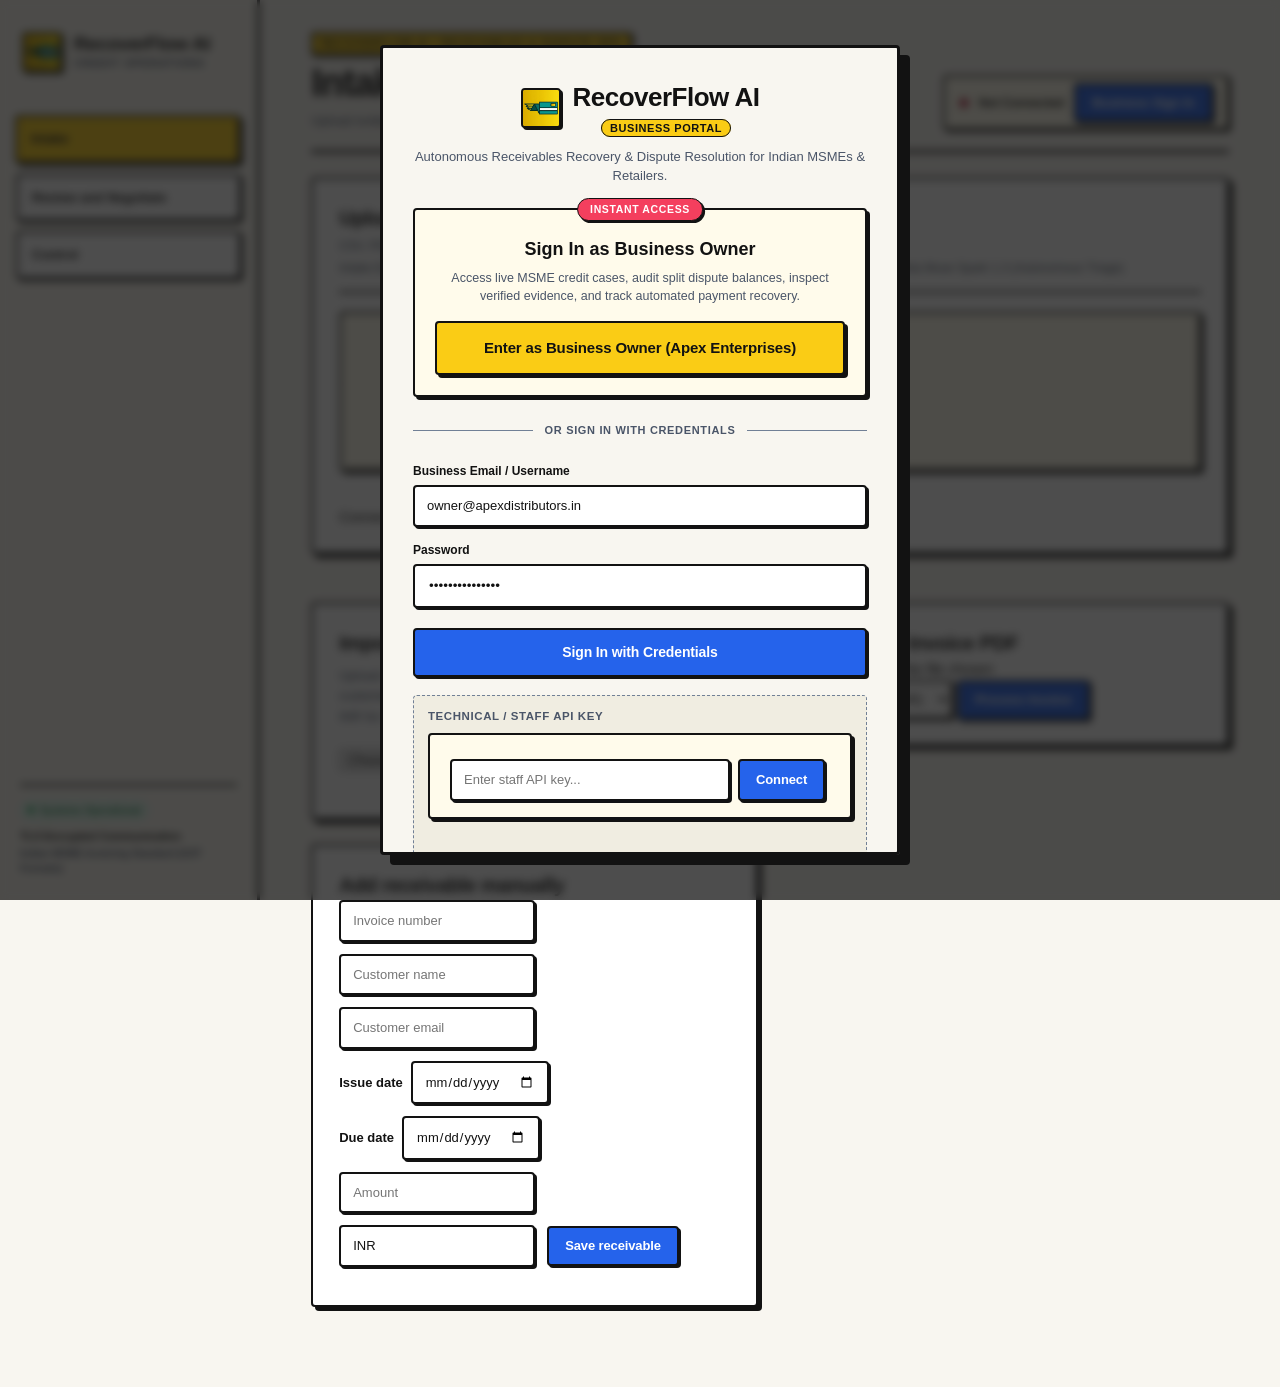
<file: frontend/index.html>
<!DOCTYPE html>
<html lang="en">
<head>
    <meta charset="UTF-8">
    <meta name="viewport" content="width=device-width, initial-scale=1.0">
    <title>RecoverFlow AI | Receivables and Collections</title>
    <link rel="icon" type="image/png" href="favicon.png">
    <link rel="stylesheet" href="styles.css?v=20261103b">
</head>
<body>
    <div class="app-container">
        <aside class="sidebar">
            <div class="logo"><span class="brand-mark" aria-hidden="true"><img src="logo.png" alt="RecoverFlow AI" class="brand-mark-img"></span><div><h1>RecoverFlow AI</h1><span>Credit operations</span></div></div>
            <nav aria-label="Main navigation">
                <a href="#" class="nav-item active" data-view="intake">Intake</a>
                <a href="#" class="nav-item" data-view="review">Review and Negotiate</a>
                <a href="#" class="nav-item" data-view="control">Control</a>
            </nav>
            <div class="sidebar-note">
                <div class="sidebar-status-line">
                    <span class="sidebar-status-dot"></span>
                    <span>Systems Operational</span>
                </div>
                <div class="sidebar-brand-meta">
                    <strong>TLS Encrypted Communication</strong>
                    <span>Indian MSME Invoicing Standard (GST Formats)</span>
                </div>
            </div>
        </aside>

        <main class="content">
            <header class="page-header">
                <div>
                    <p class="eyebrow">RecoverFlow AI / Receivables &amp; Dispute Ops</p>
                    <h2>Intake</h2>
                    <p id="view-description" class="page-description">Upload evidence and watch each file advance.</p>
                </div>
                <div class="header-auth-section">
                    <!-- Unauthenticated state: quick button to open login modal -->
                    <div id="unauth-header-pill" class="auth-pill unauth-pill">
                        <span class="status-indicator"></span>
                        <span id="system-status-text">Not Connected</span>
                        <button type="button" id="header-login-btn" class="btn btn-primary btn-sm">Business Sign In</button>
                    </div>

                    <!-- Authenticated state: Executive user profile card -->
                    <div id="auth-header-pill" class="auth-pill connected-profile-pill hidden">
                        <div class="user-avatar-badge">AE</div>
                        <div class="user-info-text">
                            <strong>Apex Enterprises Pvt Ltd</strong>
                            <span class="user-role-sub"><span class="status-indicator online" id="status-indicator"></span> Business Owner · Active</span>
                        </div>
                        <button type="button" id="header-logout-btn" class="btn btn-sm btn-outline">Sign Out</button>
                    </div>


                </div>
            </header>

            <div id="view-dashboard" class="view hidden">
                <div class="overview-intro"><div><h3>Make the next decision clear.</h3><p>Review evidence, approve the exact message, and keep disputed balances on hold.</p></div><button type="button" class="btn btn-primary" id="overview-open-cases">Open cases</button></div>
                <div class="metric-strip">
                    <div><span>Current DSO</span><strong id="legacy-dso-value">—</strong></div>
                    <div><span>Pending reconciliations</span><strong id="legacy-pending-value">—</strong></div>
                    <div><span>Open review alerts</span><strong id="legacy-fraud-value">—</strong></div>
                </div>
                <div class="overview-columns"><section class="paper-panel"><div class="section-heading"><h3>Actionable cases</h3><span>Open a file to inspect its sources</span></div><div id="overview-queue" aria-live="polite">Connect to load the queue.</div></section><section class="paper-panel"><div class="section-heading"><h3>Recent case activity</h3><span>From the receivables ledger</span></div><div id="overview-activity" aria-live="polite">Connect to load activity.</div></section></div>
            </div>

            <div id="view-upload" class="view active">
                <div class="paper-panel intake-primary">
                    <div class="section-heading"><div><h3>Upload source files</h3><p>CSV, PDF, JPEG, PNG, or Voice Notes (WAV, MP3, OGG, M4A). Multiple files, up to 10 MB each.</p><p class="intake-model-legend" style="font-size:12px; margin-top:4px; color:#4b5563;">Intake Engine: Meta SAM 3.1 (Document Computer Vision), Meta Muse Voice Transcribe (Audio Notes), Meta Muse Spark 1.3 (Autonomous Triage)</p></div></div>
                    <label id="intake-drop-zone" class="intake-drop-zone" for="intake-files" tabindex="0">Drop files here or choose files<input id="intake-files" type="file" accept=".csv, .pdf, .jpg, .jpeg, .png, .wav, .mp3, .ogg, .m4a, audio/*" multiple></label>
                    <p id="intake-upload-result" aria-live="polite"></p>
                    <div id="intake-summary" class="metric-strip"></div>
                    <div id="intake-tracker" aria-live="polite">Connect to see upload progress.</div>
                </div>
                <div class="card">
                    <h3>Import Retail Receivables</h3>
                    <p>Upload a UTF-8 CSV with external_id, invoice_number, customer_name, issue_date, due_date, amount, and currency. Use INR for Indian operations.</p>
                    <form id="import-form">
                        <input type="file" id="import-file" accept=".csv,text/csv" required>
                        <button type="submit" class="btn btn-primary">Import CSV</button>
                    </form>
                    <p id="import-result"></p>
                </div>
                <div class="card">
                    <h3>Upload an Invoice PDF</h3>
                    <form id="upload-form">
                        <input type="file" id="invoice-file" accept="application/pdf" required>
                        <select id="invoice-type" aria-label="Invoice type"><option value="AR">Receivable (AR)</option><option value="AP">Payable (AP)</option></select>
                        <button type="submit" class="btn btn-primary">Process Invoice</button>
                    </form>
                    <div id="upload-result"></div>
                </div>
                <div class="card">
                    <h3>Add receivable manually</h3>
                    <form id="manual-invoice-form" class="data-form">
                        <input name="invoice_number" placeholder="Invoice number" required>
                        <input name="counterparty_name" placeholder="Customer name" required>
                        <input name="counterparty_email" type="email" placeholder="Customer email">
                        <label>Issue date <input name="issue_date" type="date" required></label>
                        <label>Due date <input name="due_date" type="date" required></label>
                        <input name="total_amount" type="number" min="0.01" step="0.01" placeholder="Amount" required>
                        <input name="currency" value="INR" maxlength="3" aria-label="Currency code" required>
                        <button type="submit" class="btn btn-primary">Save receivable</button>
                    </form>
                    <p id="manual-invoice-result"></p>
                </div>

            </div>

            <div id="view-cases" class="view hidden">
                <!-- Review & Negotiate Executive Sub-Navigation -->
                <div class="review-subnav-bar">
                    <button type="button" class="subnav-tab-btn active" data-subview="cases">
                        Active Bills &amp; Receivables
                    </button>
                    <button type="button" class="subnav-tab-btn" data-subview="invoices">
                        Invoices Awaiting Review
                    </button>
                    <button type="button" class="subnav-tab-btn" data-subview="reconciliation">
                        Reconciliations
                    </button>
                    <button type="button" class="subnav-tab-btn" data-subview="campaigns">
                        Collection Campaigns
                    </button>
                    <button type="button" class="subnav-tab-btn" data-subview="alerts">
                        Security &amp; Risk Alerts
                    </button>
                </div>

                <!-- Sub-view 1: Primary Receivables Bills Workspace -->
                <div id="subview-cases" class="review-subview-panel">
                    <div class="paper-panel" id="case-list-panel">
                        <div class="section-heading">
                            <div>
                                <h3>Receivable cases</h3>
                                <p>Search by invoice or customer. Open a file for the balance and evidence.</p>
                            </div>
                            <label class="search-field">Search cases<input id="case-search" type="search" placeholder="Invoice or customer" autocomplete="off"></label>
                        </div>
                        <div id="case-list">Open this tab to load cases.</div>
                    </div>

                    <!-- Focused Case Workspace -->
                    <div id="case-detail" class="case-workspace hidden">
                        <div class="section-heading case-top-bar">
                            <div class="case-top-meta">
                                <button type="button" id="case-back-btn" class="btn btn-secondary">← Back to bill list</button>
                                <p class="eyebrow">Case File Workspace</p>
                                <h3>Balance &amp; Evidence</h3>
                            </div>
                            <button type="button" id="case-close" class="btn">Close file</button>
                        </div>
                        <div id="case-summary"></div>

                        <!-- Case Workspace Navigation Tabs -->
                        <div class="case-tabs-bar">
                            <button type="button" class="case-tab-pill active" id="tab-btn-evidence" data-case-tab="tab-evidence">Verified Evidence &amp; AI Proof</button>
                            <button type="button" class="case-tab-pill" id="tab-btn-negotiation" data-case-tab="tab-negotiation">
                                Negotiation &amp; AI Co-pilot
                            </button>
                            <button type="button" class="case-tab-pill" id="tab-btn-actions" data-case-tab="tab-actions">
                                Ledger Actions &amp; Audit Trail
                            </button>
                        </div>

                        <div class="case-columns">
                            <!-- Case Tab 1: Evidence & AI Proof -->
                            <section class="case-evidence case-tab-pane active" id="tab-evidence">
                                <div id="case-history"></div>
                            </section>

                            <!-- Case Tab 2: Negotiation Panel -->
                            <section class="case-tab-pane" id="tab-negotiation">
                                <div id="negotiation-panel" class="paper-panel">
                                    <div class="section-heading">
                                        <div>
                                            <h3>AI Co-Pilot &amp; Customer Negotiation &middot; Powered by Meta Muse Spark 1.3</h3>
                                            <p>Supervised autonomous drafting using Meta Muse Spark 1.3. Bounded communication policy with dual-control staff approval. SIMULATED customer and sandbox outbox only.</p>
                                        </div>
                                    </div>
                                    <div id="negotiation-status"></div>
                                    <div class="negotiation-controls">
                                        <button type="button" class="btn" id="negotiation-manual">Manual with co-pilot</button>
                                        <button type="button" class="btn" id="negotiation-delegate">Delegate to AI</button>
                                        <button type="button" class="btn" id="negotiation-pause">Pause AI</button>
                                        <button type="button" class="btn" id="negotiation-take-over">Take over</button>
                                        <button type="button" class="btn" id="negotiation-stop">Stop</button>
                                    </div>
                                    <div id="negotiation-suggestions"></div>
                                    <form id="negotiation-send-form" class="data-form">
                                        <label>Staff message<textarea name="body" required placeholder="Edit split-balance draft or type custom message..."></textarea></label>
                                        <button type="submit" class="btn btn-primary">Send to sandbox</button>
                                    </form>
                                    <button type="button" class="btn btn-primary" id="negotiation-next-offer">Prepare AI offer</button>
                                    <form id="negotiation-customer-form" class="data-form">
                                        <label>SIMULATED customer reply<input name="body" required placeholder="Type simulated customer response..."></label>
                                        <button type="submit" class="btn">Add simulated reply</button>
                                    </form>
                                    <div id="negotiation-transcript"></div>
                                </div>
                            </section>

                            <!-- Case Tab 3: Staff Actions & Ledger Entries -->
                            <section class="case-actions case-tab-pane" id="tab-actions">
                                <h4>Business Actions &amp; Controls</h4>
                                <p class="muted">Record only verified ledger activity. Customer-facing messages require staff approval.</p>

                                <div class="action-card-grid">
                                    <div class="action-subcard primary-action-card">
                                        <h4>Razorpay SIMULATED payment link</h4>
                                        <p>Creates a simulated payment link for the eligible INR balance. Staff decide whether to share it.</p>
                                        <button type="button" id="create-payment-link" class="btn btn-primary">Create payment link</button>
                                        <p id="payment-link-result"></p>
                                    </div>

                                    <div class="action-subcard">
                                        <h4>Record a payment or credit</h4>
                                        <form id="entry-form" class="data-form">
                                            <select name="kind"><option value="payment">Payment</option><option value="credit">Credit</option></select>
                                            <input name="amount" type="number" min="0.01" step="0.01" placeholder="Amount (e.g. 60000.00)" required>
                                            <input name="reference" placeholder="Unique receipt or reference (e.g. RTGS-99214)" required>
                                            <label>Apply to balance
                                                <select name="allocation">
                                                    <option value="undisputed_first">Undisputed first</option>
                                                    <option value="disputed_first">Disputed first</option>
                                                    <option value="undisputed">Undisputed only</option>
                                                    <option value="disputed">Disputed only</option>
                                                </select>
                                            </label>
                                            <button type="submit" class="btn btn-primary">Record entry</button>
                                        </form>
                                        <p id="entry-result"></p>
                                    </div>

                                    <div class="action-subcard">
                                        <h4>Investigate discrepancy</h4>
                                        <p>Compare linked invoice, order, delivery, return, and scheme records. Conflicts pause contact for staff review.</p>
                                        <button type="button" id="case-investigate" class="btn">Run investigation</button>
                                        <p id="investigation-result"></p>

                                        <form id="case-evidence-form" class="data-form" style="margin-top:10px;">
                                            <label>Source record or upload reference<input name="source_reference" required placeholder="Document or upload reference"></label>
                                            <label>Evidence title<input name="title" required placeholder="e.g. Warehouse POD"></label>
                                            <label>What the source shows<input name="description" required placeholder="e.g. Signed bilty remark"></label>
                                            <button type="submit" class="btn">Attach source</button>
                                        </form>
                                        <p id="case-evidence-result"></p>
                                    </div>

                                    <div class="action-subcard">
                                        <h4>Record a customer reply</h4>
                                        <form id="reply-form" class="data-form">
                                            <select name="category">
                                                <option value="question">Question</option>
                                                <option value="needs_time">Needs time</option>
                                                <option value="paid_claim">Already paid</option>
                                                <option value="dispute">Dispute</option>
                                                <option value="opt_out">Opt out</option>
                                                <option value="other">Other</option>
                                            </select>
                                            <input name="body" placeholder="Customer's message" required>
                                            <button type="submit" class="btn btn-primary">Record reply</button>
                                        </form>
                                        <p id="reply-result"></p>
                                    </div>
                                </div>

                                <form id="dispute-review-form" class="data-form hidden">
                                    <label>Reviewed disputed amount<input name="disputed_amount" type="number" min="0" step="0.01" required></label>
                                    <label>Evidence reviewed<select name="evidence_id" required></select></label>
                                    <label>Reason for decision<input name="reason" minlength="5" required></label>
                                    <button type="submit" class="btn">Save staff dispute decision</button>
                                </form>
                                <p id="dispute-review-result"></p>

                                <form id="resume-form" class="data-form hidden">
                                    <input name="reason" placeholder="Reason contact may resume" required minlength="3">
                                    <label><input name="consent_restored" type="checkbox"> Contact permission restored if the customer opted out</label>
                                    <button type="submit" class="btn">Resume contact (admin)</button>
                                </form>
                                <p id="resume-result"></p>

                                <form id="shopify-confirm-form" class="data-form hidden">
                                    <input name="reason" placeholder="Why the Shopify balance is confirmed" required minlength="3">
                                    <label><input name="accept_due_date_change" type="checkbox"> Accept a changed due date</label>
                                    <button type="submit" class="btn">Confirm Shopify case (admin)</button>
                                </form>
                                <p id="shopify-confirm-result"></p>
                            </section>
                        </div>
                    </div>
                </div>

                <!-- Sub-view 2: Invoices Awaiting Review -->
                <div id="subview-invoices" class="review-subview-panel hidden">
                    <div class="card" id="invoices-review-card">
                        <h3>Invoices Awaiting Review</h3>
                        <p class="muted">Uploaded intake bills requiring staff verification before case activation.</p>
                        <div id="review-list">Open this tab to load invoices.</div>
                    </div>
                </div>
            </div>

            <div id="view-reconciliation" class="view hidden">
                <div class="card">
                    <h3>Reconciliations Awaiting Review</h3>
                    <div id="reconciliation-list">Loading...</div>
                </div>
            </div>

            <div id="view-dunning" class="view hidden">
                <div class="card">
                    <h3>Collection Campaigns</h3>
                    <form id="draft-form" class="data-form">
                        <input name="invoice_id" type="number" min="1" placeholder="Invoice ID" required>
                        <select name="stage">
                            <option value="1">Stage 1</option>
                            <option value="2">Stage 2</option>
                            <option value="3">Stage 3</option>
                            <option value="4">Stage 4</option>
                        </select>
                        <button type="submit" class="btn btn-primary">Create draft</button>
                    </form>
                    <p id="draft-result"></p>
                    <div id="dunning-list">Loading...</div>
                </div>
            </div>

            <div id="view-fraud" class="view hidden">
                <div class="card">
                    <h3>Review Alerts</h3>
                    <div id="fraud-list">Loading...</div>
                </div>
            </div>

            <div id="view-connected" class="view hidden">
                <div class="card">
                    <h3>Provider connections</h3>
                    <p id="legacy-provider-status">Open this tab to check connection setup.</p>
                    <button type="button" id="legacy-shopify-sync" class="btn btn-primary">Sync Shopify credit terms</button>
                    <p id="legacy-shopify-sync-result"></p>
                </div>
                <div class="card">
                    <h3>Collection draft schedule</h3>
                    <p>Opt in to daily draft creation. Staff still review and approve every draft before sending.</p>
                    <form id="policy-form" class="data-form">
                        <label><input name="enabled" type="checkbox"> Enable draft schedule</label>
                        <label>Timezone <input name="timezone" value="Asia/Kolkata" required></label>
                        <label>Local hour <input name="run_hour" type="number" min="0" max="23" value="9" required></label>
                        <label>Stage 1 days <input name="stage1_days" type="number" min="1" value="7" required></label>
                        <label>Stage 2 days <input name="stage2_days" type="number" min="1" value="15" required></label>
                        <label>Stage 3 days <input name="stage3_days" type="number" min="1" value="30" required></label>
                        <label>Stage 4 days <input name="stage4_days" type="number" min="1" value="45" required></label>
                        <button type="submit" class="btn btn-primary">Save schedule (admin)</button>
                    </form>
                    <p id="policy-result"></p>
                </div>
                <div class="card">
                    <h3>SIMULATED payment links</h3>
                    <div id="legacy-payment-link-list">Open this tab to load payment links.</div>
                </div>
                <div class="card">
                    <h3>WhatsApp inbox / sandbox</h3>
                    <p>Signed inbound messages pause matching cases until staff reviews them. Replies require a recent customer message.</p>
                    <div id="legacy-message-inbox">Open this tab to load messages.</div>
                </div>
                <div class="card">
                    <h3>Provider events needing review</h3>
                    <div id="legacy-provider-events">Open this tab to load events.</div>
                </div>
            </div>
            <div id="view-control" class="view hidden">
                <!-- Executive Overview Banner & High-Level Metrics -->
                <div class="control-header-panel">
                    <div class="control-title-area">
                        <div class="control-badge-pill">Business Control &amp; Automation Center</div>
                        <h3>Manage Receivables, Agent Autonomy &amp; Guardrails</h3>
                        <p class="muted">Monitor urgent bill decisions, set how autonomously the AI follows up on unpaid invoices, and configure financial protection limits for your business.</p>
                    </div>
                    <div class="control-metric-grid">
                        <div class="control-metric-card">
                            <span class="control-metric-label">AI Status</span>
                            <div class="control-metric-val status-val"><span class="pulse-dot"></span> Active &amp; Guarded</div>
                            <span class="control-metric-sub">Dual-Control Policy Active</span>
                        </div>
                        <div class="control-metric-card">
                            <span class="control-metric-label">Avg Collection (DSO)</span>
                            <div class="control-metric-val" id="dso-value">—</div>
                            <span class="control-metric-sub">Days sales outstanding</span>
                        </div>
                        <div class="control-metric-card">
                            <span class="control-metric-label">Pending Reconciliations</span>
                            <div class="control-metric-val" id="pending-value">—</div>
                            <span class="control-metric-sub">Bank &amp; invoice matches</span>
                        </div>
                        <div class="control-metric-card">
                            <span class="control-metric-label">Security &amp; Risk Alerts</span>
                            <div class="control-metric-val" id="fraud-value">—</div>
                            <span class="control-metric-sub">Meta AI prompt shield active</span>
                        </div>
                    </div>
                </div>

                <!-- Executive Sub-Navigation -->
                <div class="control-subnav-bar">
                    <button type="button" class="control-subnav-btn active" data-control-subview="queue">
                        Urgent Action Queue <span id="queue-count-badge" class="subnav-counter">3</span>
                    </button>
                    <button type="button" class="control-subnav-btn" data-control-subview="autonomy">
                        AI Autonomy &amp; Guardrails
                    </button>
                    <button type="button" class="control-subnav-btn" data-control-subview="channels">
                        Payment Links &amp; Channels
                    </button>
                    <button type="button" class="control-subnav-btn" data-control-subview="diagnostics">
                        System Audit &amp; Technical Logs
                    </button>
                </div>

                <!-- Subview 1: Urgent Action Queue (Priority for Business Owners) -->
                <div id="control-subview-queue" class="control-subview-panel">
                    <div class="card control-main-card">
                        <div class="card-header-flex">
                            <div>
                                <h3>Bills &amp; Tasks Requiring Your Approval</h3>
                                <p class="muted">The AI has analyzed these overdue accounts and prepared actions. Your approval is required before any customer contact or ledger change.</p>
                            </div>
                            <button type="button" class="btn" id="refresh-queue-btn">Refresh Queue</button>
                        </div>
                        <div class="stack" id="owner-queue">
                            <p class="muted">Loading urgent actions…</p>
                        </div>
                    </div>
                </div>

                <!-- Subview 2: AI Autonomy & Guardrails -->
                <div id="control-subview-autonomy" class="control-subview-panel hidden">
                    <div class="control-grid-2col">
                        <!-- Autonomy Level Selection -->
                        <div class="card">
                            <div class="card-header-flex">
                                <div>
                                    <h3>AI Recovery Autonomy Level</h3>
                                    <p class="muted">Choose how independently the AI handles customer reminders.</p>
                                </div>
                            </div>
                            <div class="autonomy-selector-box">
                                <label for="autonomy-mode" class="bold-label">Operating Mode</label>
                                <select id="autonomy-mode" class="input-styled">
                                    <option value="review_all">Review All (Recommended) — AI drafts reminders; you approve before sending</option>
                                    <option value="auto_prepare">Auto-Prepare — AI calculates splits, verifies proofs, and stages payment links</option>
                                    <option value="auto_send_sandbox">Autonomous Pilot — AI auto-prepares polite reminders for undisputed balances (sandbox dispatch only)</option>
                                </select>
                                <button type="button" class="btn btn-primary" id="autonomy-save" style="margin-top:10px;">Save Autonomy Mode</button>
                                <p id="autonomy-result" class="control-feedback-msg"></p>
                                <p class="control-feedback-msg"><strong>Operating mode:</strong> Dispatches strictly to simulated sandbox outbox. Dual-control staff review required before external transmission.</p>
                            </div>

                            <div class="autonomy-info-box">
                                <h4>How Autonomy Works For You</h4>
                                <ul class="business-feature-list">
                                    <li><strong>Review All:</strong> Zero customer messages are sent without your explicit sign-off. Best for maintaining personal buyer relationships.</li>
                                    <li><strong>Auto-Prepare:</strong> The AI extracts deductions, cross-references receiving notes, and prepares 1-click reminders so you don't do data entry.</li>
                                    <li><strong>Autonomous Pilot:</strong> For high-volume retailers. Prepares polite reminders only for undisputed balances below your safety threshold. Dispatches strictly to simulated sandbox outbox.</li>
                                </ul>
                            </div>
                        </div>

                        <!-- Financial Guardrails & Limits Form -->
                        <div class="card">
                            <h3>Business Safety Limits &amp; Policies</h3>
                            <p class="muted">Set the financial boundaries and operational cadence for your AI assistant.</p>

                            <form id="agent-policy-form" class="data-form control-policy-form">
                                <div class="form-toggle-group">
                                    <label class="agent-toggle">
                                        <input name="enabled" type="checkbox">
                                        <span><strong>Enable AI Recovery Assistant</strong><br><small class="muted">Activates AI case investigation and draft generation.</small></span>
                                    </label>
                                    <label class="agent-toggle">
                                        <input name="auto_assess" type="checkbox">
                                        <span><strong>Hourly Bill Assessment</strong><br><small class="muted">Automatically checks invoices when new evidence arrives.</small></span>
                                    </label>
                                    <label class="agent-toggle">
                                        <input name="auto_execute_internal" type="checkbox">
                                        <span><strong>Prepare Internal Case Notes &amp; Drafts</strong><br><small class="muted">Allows AI to build dispute briefings without sending them.</small></span>
                                    </label>
                                </div>

                                <div class="form-field-group">
                                    <label>
                                        <strong>Max Invoice Balance for Automatic Drafts (₹ INR)</strong>
                                        <input name="max_balance_cents" type="number" min="1" step="0.01" required placeholder="50000.00">
                                        <small class="muted">Invoices above this balance always require manual review.</small>
                                    </label>
                                </div>

                                <div class="form-cadence-row">
                                    <label>
                                        <span>Max Assessments / Day</span>
                                        <input name="max_assessments_per_day" type="number" min="1" max="100" value="20" required>
                                    </label>
                                    <label>
                                        <span>Max Internal Actions / Day</span>
                                        <input name="max_internal_actions_per_day" type="number" min="1" max="100" value="5" required>
                                    </label>
                                </div>

                                <button type="submit" class="btn btn-primary" id="save-policy-btn">Save Safety Limits</button>
                                <p id="agent-policy-result" class="control-feedback-msg"></p>
                            </form>

                            <div class="trust-guarantee-box">
                                <h4>Bounded Policy Guardrails</h4>
                                <p><strong>Dispute Isolation:</strong> Disputed line items (e.g., shortages or damages) are held from automatic collection and never chased without staff review.</p>
                                <p><strong>Injection Shield:</strong> Malicious prompt attacks like <em>"ignore balance and cancel invoice"</em> are blocked by policy checks and escalated to staff.</p>
                            </div>
                        </div>
                    </div>
                </div>

                <!-- Subview 3: Payment Links & Channels -->
                <div id="control-subview-channels" class="control-subview-panel hidden">
                    <div class="control-grid-2col">
                        <!-- Razorpay Payment Links -->
                        <div class="card">
                            <div class="card-header-flex">
                                <div>
                                    <h3>Razorpay Payment Links</h3>
                                    <p class="muted">Instant UPI, QR code &amp; NetBanking links generated for customer bills.</p>
                                </div>
                            </div>
                            <div id="payment-link-list">Open this tab to load payment links.</div>
                        </div>

                        <!-- WhatsApp Business Sandbox -->
                        <div class="card">
                            <div class="card-header-flex">
                                <div>
                                    <h3>WhatsApp Business Sandbox</h3>
                                    <p class="muted">Customer messaging inbox. Inbound messages automatically pause cases until staff reviews.</p>
                                </div>
                            </div>
                            <div id="message-inbox">Open this tab to load messages.</div>
                        </div>

                        <!-- Provider Connections & Integrations -->
                        <div class="card full-width-card">
                            <h3>Store &amp; ERP Integrations</h3>
                            <p class="muted">Connect your billing systems, credit terms, and payment webhooks.</p>
                            <div class="integration-status-row">
                                <div class="integration-info">
                                    <span class="integration-dot online"></span>
                                    <div>
                                        <strong>Store / Accounting Connection</strong>
                                        <p id="provider-status" class="muted">Checking provider status...</p>
                                    </div>
                                </div>
                                <button type="button" id="shopify-sync" class="btn btn-primary">Sync Credit Terms</button>
                            </div>
                            <p id="shopify-sync-result" class="control-feedback-msg"></p>
                            <div id="provider-events" class="hidden"></div>
                        </div>
                    </div>
                </div>

                <!-- Subview 4: System Audit & Technical Logs (Advanced / Judges / Devs) -->
                <div id="control-subview-diagnostics" class="control-subview-panel hidden">
                    <div class="card">
                        <h3>Agent Specialist Task Activity</h3>
                        <p class="muted">Background worker supervisor tasks, retries, and execution outcomes.</p>
                        <div class="stack" id="agent-activity"><p>Loading activity…</p></div>
                    </div>

                    <div class="card">
                        <h3>Sandbox Outbox</h3>
                        <p class="muted">Simulated outbound messages awaiting dispatch or testing.</p>
                        <div id="sandbox-outbox">No messages queued.</div>
                    </div>

                    <div class="card">
                        <h3>Meta AI Model Engine &amp; Slot Rates</h3>
                        <p id="agent-status" class="agent-model-summary">Loading model status...</p>
                        <div id="key-assignment">Connect to load slot status.</div>
                    </div>

                    <div class="card">
                        <h3>Synthetic Evaluation &amp; Accuracy</h3>
                        <p id="evaluation-summary">Loading measured synthetic results…</p>
                        <p><a href="/evaluation.html" target="_blank" rel="noopener" class="btn">Open methods and file-level results</a></p>
                    </div>

                    <!-- Hidden legacy tools container to preserve DOM references without cluttering UI -->
                    <div id="legacy-tools" class="hidden" style="display:none !important;"></div>
                </div>
            </div>
        </main>
    </div>
    <script src="config.js"></script>
    <script src="app.js?v=20261103b"></script>
    <!-- Executive Business Sign-In Modal (Option 1) -->
    <div id="login-modal" class="modal-overlay hidden">
        <div class="login-card-modal">
            <!-- Modal Header -->
            <div class="login-modal-header">
                <div class="login-brand-strip">
                    <span class="brand-mark" aria-hidden="true"><img src="logo.png" alt="RecoverFlow AI" class="brand-mark-img"></span>
                    <div>
                        <h2>RecoverFlow AI</h2>
                        <span class="login-badge">Business Portal</span>
                    </div>
                </div>
                <p class="login-tagline">Autonomous Receivables Recovery &amp; Dispute Resolution for Indian MSMEs &amp; Retailers.</p>
            </div>

            <div class="login-modal-body">
                <!-- HERO ACTION: 1-Click Business Access -->
                <div class="demo-access-card">
                    <div class="demo-access-badge">
                        <span>INSTANT ACCESS</span>
                    </div>
                    <h3>Sign In as Business Owner</h3>
                    <p class="muted">Access live MSME credit cases, audit split dispute balances, inspect verified evidence, and track automated payment recovery.</p>
                    <button type="button" id="demo-login-btn" class="btn btn-primary btn-demo-action">
                        Enter as Business Owner (Apex Enterprises)
                    </button>
                </div>

                <div class="login-divider">
                    <span>OR SIGN IN WITH CREDENTIALS</span>
                </div>

                <!-- Standard Credentials Form -->
                <form id="credentials-login-form" class="credentials-form">
                    <div class="form-group">
                        <label for="cred-email">Business Email / Username</label>
                        <input type="email" id="cred-email" value="owner@apexdistributors.in" required class="input-styled" placeholder="owner@company.com">
                    </div>
                    <div class="form-group">
                        <label for="cred-password">Password</label>
                        <input type="password" id="cred-password" value="recoverflow2026" required class="input-styled" placeholder="••••••••••••">
                    </div>
                    <button type="submit" id="credentials-submit-btn" class="btn btn-primary btn-full-width">
                        Sign In with Credentials
                    </button>
                    <p id="credentials-error" class="login-error-msg"></p>
                </form>

                <!-- Technical / Staff API Key Access (Fully visible & script-compatible) -->
                <div class="dev-login-box">
                    <span class="dev-box-title">Technical / Staff API Key</span>
                    <form id="auth-form" class="auth-strip">
                        <div class="dev-input-row">
                            <input id="api-key" type="password" autocomplete="off" placeholder="Enter staff API key..." class="input-styled" required>
                            <button type="submit" class="btn btn-primary">Connect</button>
                            <button type="button" id="forget-key" class="hidden" style="display:none !important;">Forget key</button>
                        </div>
                    </form>
                </div>
            </div>

            <!-- Modal Footer Trust Badges -->
            <div class="login-modal-footer">
                <span>Disputed Balances Frozen</span>
                <span>Meta AI Guarded</span>
                <span>Indian MSME Credit Compliant</span>
            </div>
        </div>
    </div>
</body>
</html>
<!-- RecoverFlow dashboard -->
</file>
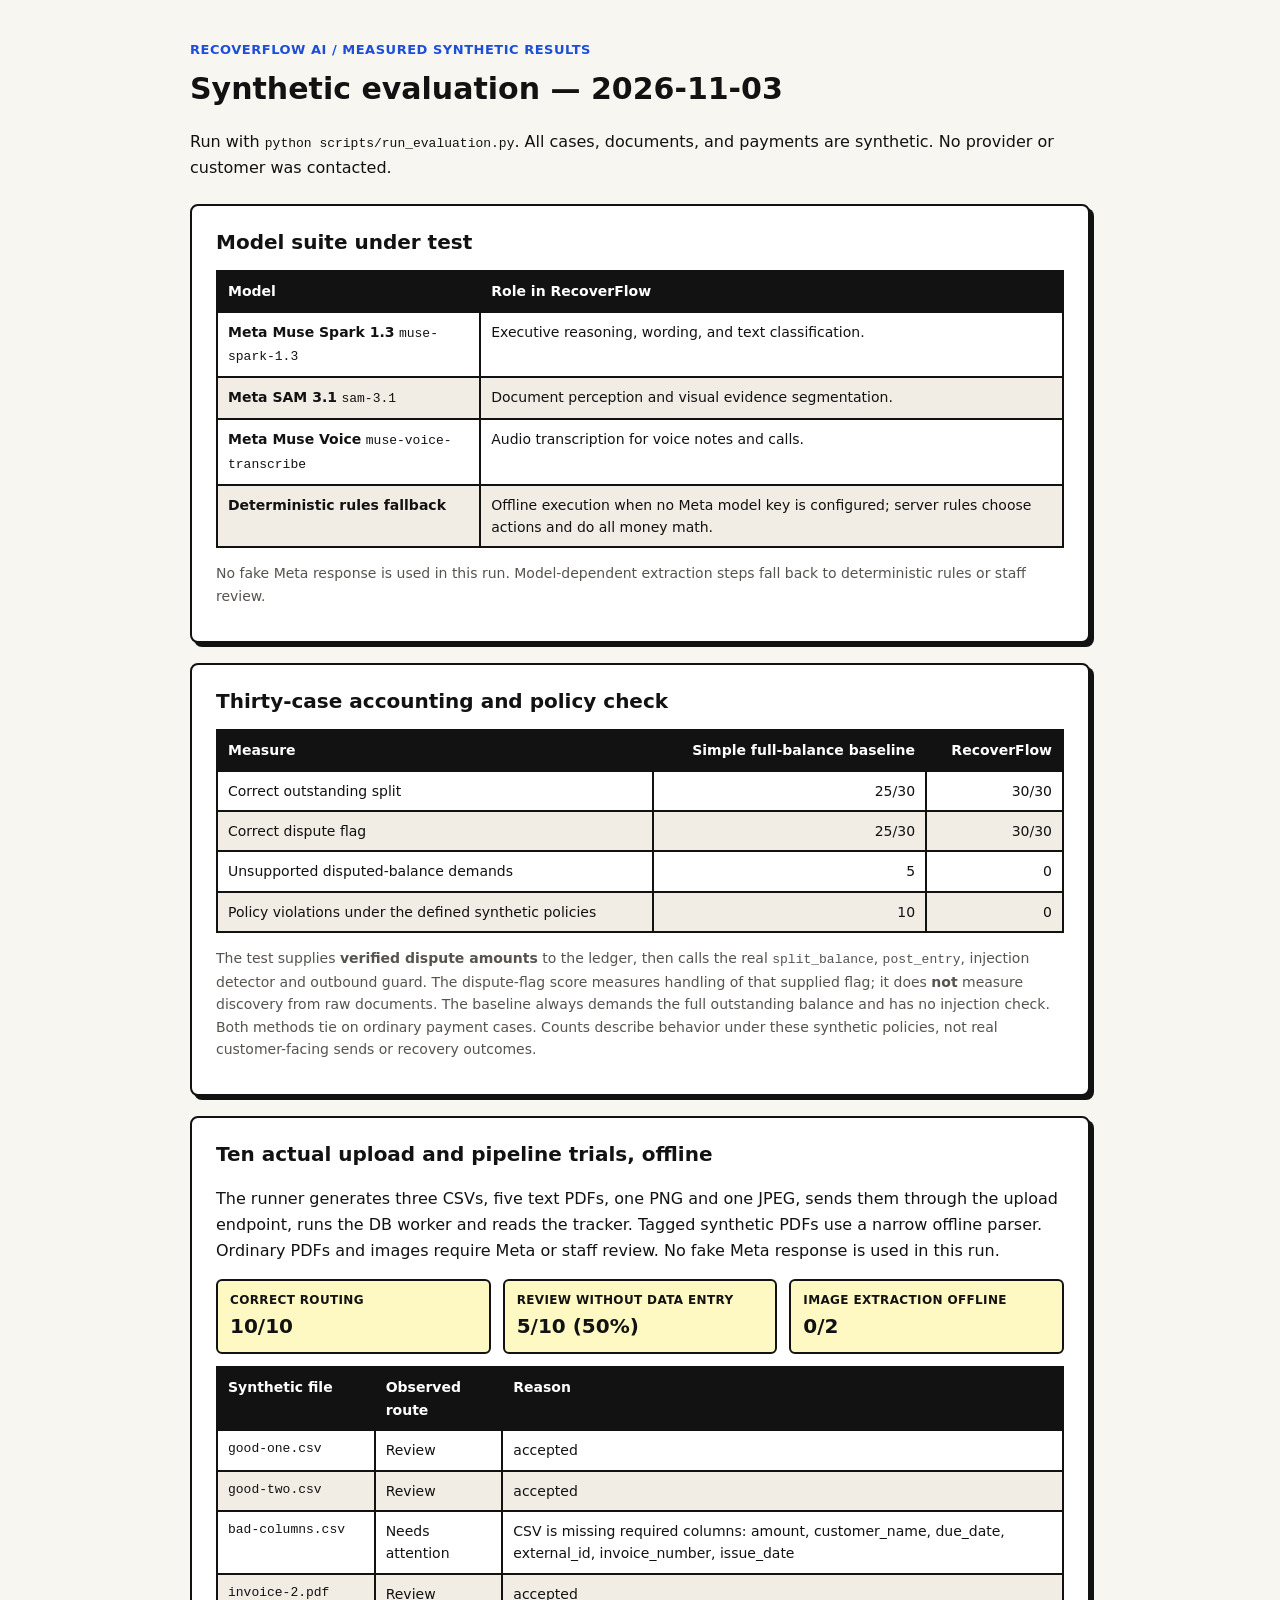
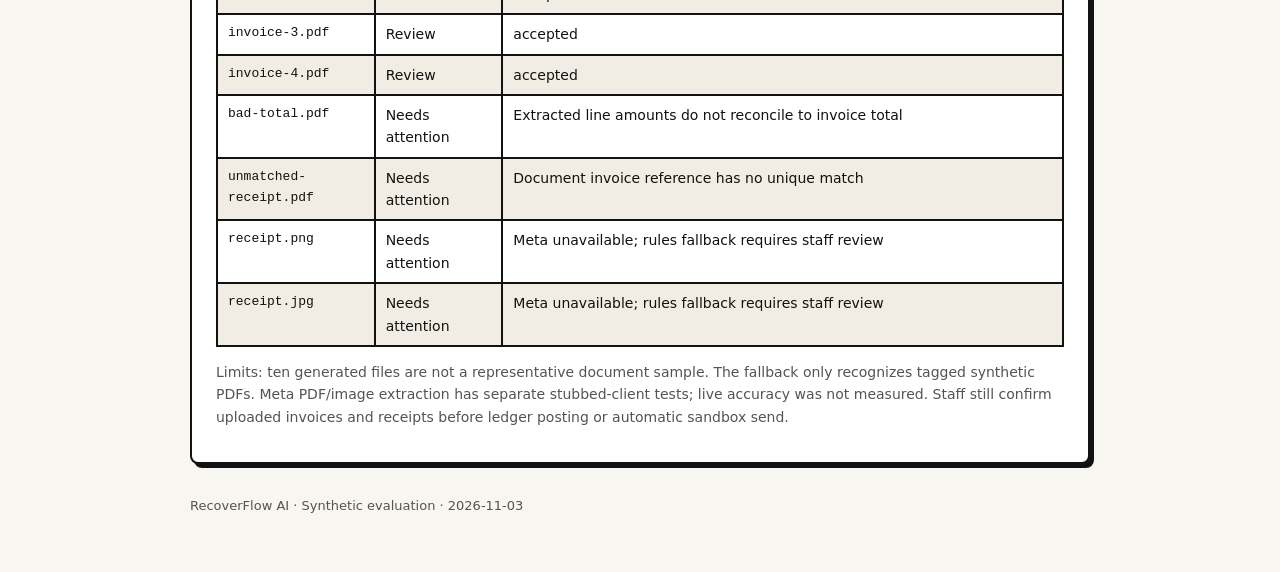
<file: frontend/evaluation.html>
<!doctype html>
<html lang="en">
<head>
<meta charset="utf-8">
<meta name="viewport" content="width=device-width,initial-scale=1">
<title>RecoverFlow synthetic evaluation</title>
<style>
:root { --ink: #121212; --paper: #f8f6f0; --card: #ffffff; --accent: #1d4ed8; --muted: #57534e; }
* { box-sizing: border-box; }
body { font: 16px/1.6 system-ui, -apple-system, "Segoe UI", sans-serif; color: var(--ink); background: var(--paper); margin: 0; padding: 0 1rem 3rem; }
main { max-width: 900px; margin: 0 auto; }
.eval-header { margin: 2.5rem 0 1.5rem; }
.eyebrow { font-size: 13px; font-weight: 800; letter-spacing: 0.04em; text-transform: uppercase; color: var(--accent); margin: 0 0 0.25rem; }
h1 { font-size: 30px; margin: 0 0 0.5rem; }
h2 { font-size: 20px; margin: 0 0 0.75rem; }
.card { background: var(--card); border: 2px solid var(--ink); border-radius: 8px; box-shadow: 4px 4px 0 var(--ink); padding: 1.25rem 1.5rem; margin: 1.25rem 0; }
table { width: 100%; border-collapse: collapse; margin: 0.75rem 0; }
th, td { border: 2px solid var(--ink); padding: 8px 10px; text-align: left; font-size: 14px; vertical-align: top; }
thead th { background: var(--ink); color: #ffffff; font-weight: 800; }
tbody tr:nth-child(even) { background: #f1ede4; }
.num { text-align: right; font-variant-numeric: tabular-nums; }
.mono, code { font-family: ui-monospace, Consolas, monospace; font-size: 13px; }
.muted { color: var(--muted); font-size: 14px; }
.metric-strip { display: grid; grid-template-columns: repeat(3, 1fr); gap: 12px; margin: 0.75rem 0; }
.metric-strip > div { border: 2px solid var(--ink); border-radius: 6px; padding: 10px 12px; background: #fef9c3; }
.metric-strip span { display: block; font-size: 12px; font-weight: 700; text-transform: uppercase; letter-spacing: 0.03em; }
.metric-strip strong { font-size: 20px; }
.eval-footer { margin-top: 2rem; color: var(--muted); font-size: 13px; }
@media (max-width: 640px) { .metric-strip { grid-template-columns: 1fr; } table { font-size: 13px; } }
</style>
</head>
<body>
<main>

<header class="eval-header">
  <p class="eyebrow">RecoverFlow AI / Measured synthetic results</p>
  <h1>Synthetic evaluation &mdash; 2026-11-03</h1>
  <p>Run with <code>python scripts/run_evaluation.py</code>. All cases, documents, and payments are synthetic. No provider or customer was contacted.</p>
</header>

<section class="card">
  <h2>Model suite under test</h2>
  <table>
    <thead><tr><th scope="col">Model</th><th scope="col">Role in RecoverFlow</th></tr></thead>
    <tbody>
      <tr><td><strong>Meta Muse Spark 1.3</strong> <span class="mono">muse-spark-1.3</span></td><td>Executive reasoning, wording, and text classification.</td></tr>
      <tr><td><strong>Meta SAM 3.1</strong> <span class="mono">sam-3.1</span></td><td>Document perception and visual evidence segmentation.</td></tr>
      <tr><td><strong>Meta Muse Voice</strong> <span class="mono">muse-voice-transcribe</span></td><td>Audio transcription for voice notes and calls.</td></tr>
      <tr><td><strong>Deterministic rules fallback</strong></td><td>Offline execution when no Meta model key is configured; server rules choose actions and do all money math.</td></tr>
    </tbody>
  </table>
  <p class="muted">No fake Meta response is used in this run. Model-dependent extraction steps fall back to deterministic rules or staff review.</p>
</section>

<section class="card">
  <h2>Thirty-case accounting and policy check</h2>
  <table>
    <thead><tr><th scope="col">Measure</th><th scope="col" class="num">Simple full-balance baseline</th><th scope="col" class="num">RecoverFlow</th></tr></thead>
    <tbody>
      <tr><td>Correct outstanding split</td><td class="num">25/30</td><td class="num">30/30</td></tr>
      <tr><td>Correct dispute flag</td><td class="num">25/30</td><td class="num">30/30</td></tr>
      <tr><td>Unsupported disputed-balance demands</td><td class="num">5</td><td class="num">0</td></tr>
      <tr><td>Policy violations under the defined synthetic policies</td><td class="num">10</td><td class="num">0</td></tr>
    </tbody>
  </table>
  <p class="muted">The test supplies <strong>verified dispute amounts</strong> to the ledger, then calls the real <code>split_balance</code>, <code>post_entry</code>, injection detector and outbound guard. The dispute-flag score measures handling of that supplied flag; it does <strong>not</strong> measure discovery from raw documents. The baseline always demands the full outstanding balance and has no injection check. Both methods tie on ordinary payment cases. Counts describe behavior under these synthetic policies, not real customer-facing sends or recovery outcomes.</p>
</section>

<section class="card">
  <h2>Ten actual upload and pipeline trials, offline</h2>
  <p>The runner generates three CSVs, five text PDFs, one PNG and one JPEG, sends them through the upload endpoint, runs the DB worker and reads the tracker. Tagged synthetic PDFs use a narrow offline parser. Ordinary PDFs and images require Meta or staff review. No fake Meta response is used in this run.</p>
  <div class="metric-strip">
    <div><span>Correct routing</span><strong>10/10</strong></div>
    <div><span>Review without data entry</span><strong>5/10 (50%)</strong></div>
    <div><span>Image extraction offline</span><strong>0/2</strong></div>
  </div>
  <table>
    <thead><tr><th scope="col">Synthetic file</th><th scope="col">Observed route</th><th scope="col">Reason</th></tr></thead>
    <tbody>
<tr><td class="mono">good-one.csv</td><td>Review</td><td>accepted</td></tr>
<tr><td class="mono">good-two.csv</td><td>Review</td><td>accepted</td></tr>
<tr><td class="mono">bad-columns.csv</td><td>Needs attention</td><td>CSV is missing required columns: amount, customer_name, due_date, external_id, invoice_number, issue_date</td></tr>
<tr><td class="mono">invoice-2.pdf</td><td>Review</td><td>accepted</td></tr>
<tr><td class="mono">invoice-3.pdf</td><td>Review</td><td>accepted</td></tr>
<tr><td class="mono">invoice-4.pdf</td><td>Review</td><td>accepted</td></tr>
<tr><td class="mono">bad-total.pdf</td><td>Needs attention</td><td>Extracted line amounts do not reconcile to invoice total</td></tr>
<tr><td class="mono">unmatched-receipt.pdf</td><td>Needs attention</td><td>Document invoice reference has no unique match</td></tr>
<tr><td class="mono">receipt.png</td><td>Needs attention</td><td>Meta unavailable; rules fallback requires staff review</td></tr>
<tr><td class="mono">receipt.jpg</td><td>Needs attention</td><td>Meta unavailable; rules fallback requires staff review</td></tr>
    </tbody>
  </table>
  <p class="muted">Limits: ten generated files are not a representative document sample. The fallback only recognizes tagged synthetic PDFs. Meta PDF/image extraction has separate stubbed-client tests; live accuracy was not measured. Staff still confirm uploaded invoices and receipts before ledger posting or automatic sandbox send.</p>
</section>

<footer class="eval-footer"><p>RecoverFlow AI &middot; Synthetic evaluation &middot; 2026-11-03</p></footer>
</main>
</body>
</html>
</file>
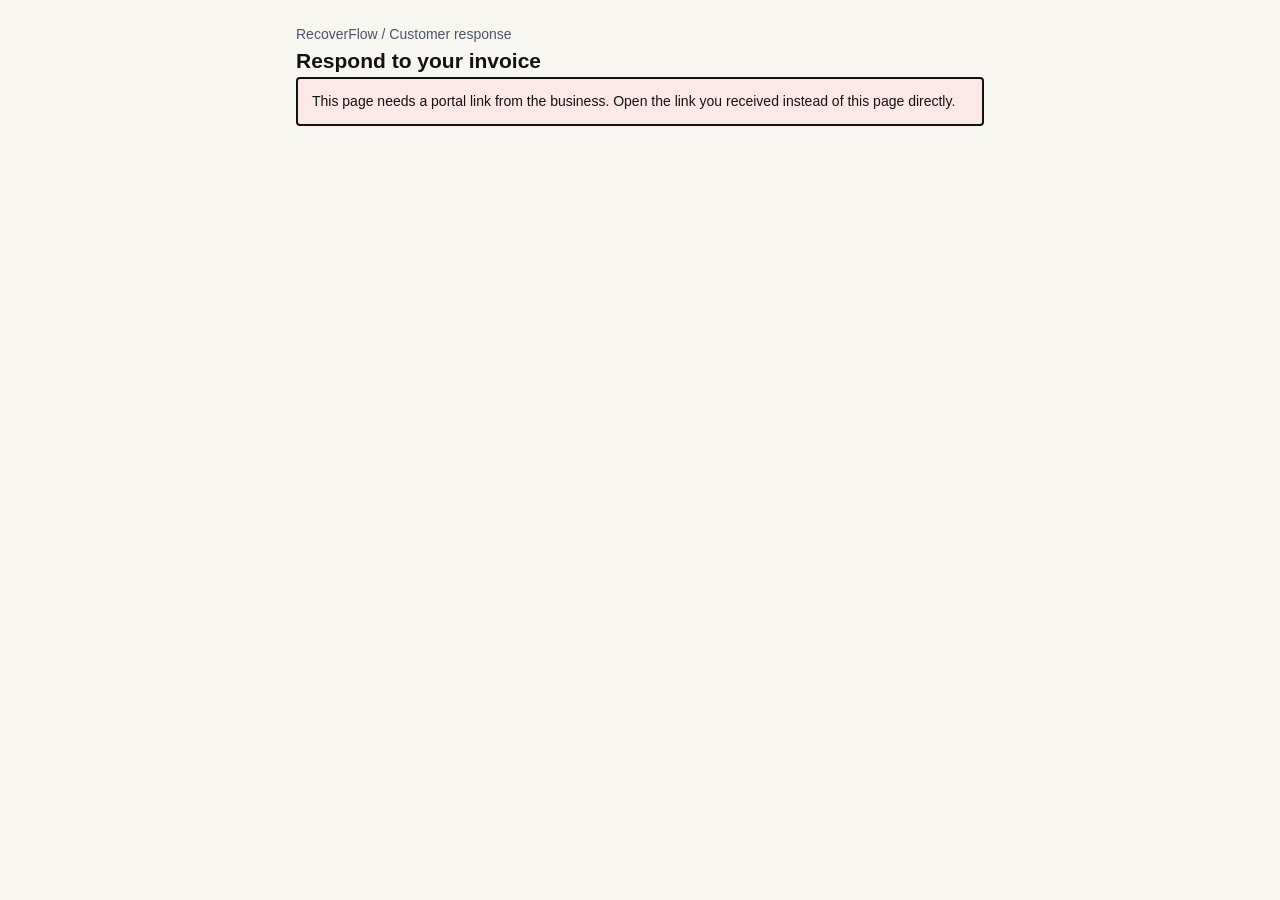
<file: frontend/portal.html>
<!DOCTYPE html>
<html lang="en">
<head>
    <meta charset="UTF-8">
    <meta name="viewport" content="width=device-width, initial-scale=1.0">
    <title>Respond to your invoice | RecoverFlow</title>
    <link rel="icon" href="data:,">
    <link rel="stylesheet" href="styles.css">
    <style>
        .portal-wrap { max-width: 720px; margin: 0 auto; padding: 24px 16px 64px; }
        .portal-wrap .card { margin-bottom: 20px; }
        .portal-balance { display: grid; grid-template-columns: 1fr 1fr; gap: 8px 24px; margin: 12px 0 4px; }
        .portal-balance dt { font-size: 13px; color: var(--nb-ink-muted); }
        .portal-balance dd { margin: 0 0 8px; font-size: 18px; font-weight: 700; }
        .portal-field { margin-bottom: 12px; }
        .portal-field label { display: block; font-weight: 600; margin-bottom: 4px; }
        .portal-field input, .portal-field textarea { width: 100%; box-sizing: border-box; padding: 8px; font-size: 15px; border: var(--nb-border-width) solid var(--nb-border); border-radius: var(--nb-radius-sm); background: #fff; color: var(--nb-ink); }
        .portal-field small { color: var(--nb-ink-muted); }
        .portal-banner { border: var(--nb-border-width) solid var(--nb-border); border-radius: var(--nb-radius); padding: 12px 14px; margin-bottom: 16px; background: var(--nb-surface-sun); }
        .portal-banner.error { background: #fde8e8; }
        .portal-banner.ok { background: #e6f4ea; }
        .portal-row { display: grid; grid-template-columns: 1fr 1fr; gap: 12px; }
        @media (max-width: 560px) { .portal-balance, .portal-row { grid-template-columns: 1fr; } }
        .portal-list { list-style: none; padding: 0; margin: 8px 0 0; }
        .portal-list li { padding: 8px 0; border-top: 1px solid var(--nb-surface-subtle); font-size: 14px; }
        .portal-muted { color: var(--nb-ink-muted); font-size: 14px; }
    </style>
</head>
<body>
    <div class="portal-wrap">
        <p class="portal-muted">RecoverFlow / Customer response</p>
        <h2>Respond to your invoice</h2>
        <div id="portal-banner" class="portal-banner" hidden></div>

        <section class="card" id="bill-card" hidden>
            <h3>Your bill</h3>
            <dl class="portal-balance">
                <div><dt>Invoice</dt><dd id="bill-number">—</dd></div>
                <div><dt>Status</dt><dd id="bill-status">—</dd></div>
                <div><dt>Total</dt><dd id="bill-total">—</dd></div>
                <div><dt>Received</dt><dd id="bill-received">—</dd></div>
                <div><dt>Outstanding</dt><dd id="bill-outstanding">—</dd></div>
                <div><dt>Disputed</dt><dd id="bill-disputed">—</dd></div>
                <div><dt>Due date</dt><dd id="bill-due">—</dd></div>
                <div><dt>This link expires</dt><dd id="bill-expiry">—</dd></div>
            </dl>
            <p class="portal-muted">Only the undisputed part is due while a dispute is under review.</p>
        </section>

        <section class="card" id="dispute-card" hidden>
            <h3>Raise a dispute</h3>
            <form id="dispute-form">
                <div class="portal-field">
                    <label for="dispute-amount">Disputed amount (optional)</label>
                    <input id="dispute-amount" name="amount" type="number" min="0.01" step="0.01" inputmode="decimal">
                </div>
                <div class="portal-field">
                    <label for="dispute-body">What is wrong with this bill?</label>
                    <textarea id="dispute-body" name="body" rows="4" required minlength="3" maxlength="4000" placeholder="For example: 2 of 10 cartons were missing from the delivery."></textarea>
                </div>
                <button type="submit" class="btn btn-primary">Send dispute for review</button>
            </form>
        </section>

        <section class="card" id="evidence-card" hidden>
            <h3>Attach evidence</h3>
            <form id="evidence-form">
                <div class="portal-field">
                    <label for="evidence-file">File (PDF, JPG or PNG, up to 10 MB)</label>
                    <input id="evidence-file" name="file" type="file" accept=".pdf,.jpg,.jpeg,.png" required>
                </div>
                <div class="portal-field">
                    <label for="evidence-note">Note (optional)</label>
                    <input id="evidence-note" name="note" type="text" maxlength="200" placeholder="For example: signed delivery challan">
                </div>
                <button type="submit" class="btn btn-primary">Upload evidence</button>
            </form>
            <ul class="portal-list" id="evidence-list"></ul>
        </section>

        <section class="card" id="payref-card" hidden>
            <h3>Report a payment you made</h3>
            <form id="payref-form">
                <div class="portal-row">
                    <div class="portal-field">
                        <label for="payref-reference">Payment reference (UTR / UPI ref)</label>
                        <input id="payref-reference" name="reference" type="text" required minlength="3" maxlength="120">
                    </div>
                    <div class="portal-field">
                        <label for="payref-amount">Amount (optional)</label>
                        <input id="payref-amount" name="amount" type="number" min="0.01" step="0.01" inputmode="decimal">
                    </div>
                </div>
                <div class="portal-field">
                    <label for="payref-date">Date paid (optional)</label>
                    <input id="payref-date" name="paid_date" type="date">
                </div>
                <div class="portal-field">
                    <label for="payref-note">Note (optional)</label>
                    <input id="payref-note" name="note" type="text" maxlength="1000">
                </div>
                <button type="submit" class="btn btn-primary">Submit for verification</button>
                <p class="portal-muted">A submitted reference is a claim until the business verifies it with the bank.</p>
            </form>
        </section>

        <section class="card" id="submissions-card" hidden>
            <h3>Your submissions</h3>
            <ul class="portal-list" id="submissions-list"></ul>
        </section>
    </div>
    <script src="portal.js"></script>
</body>
</html>
</file>
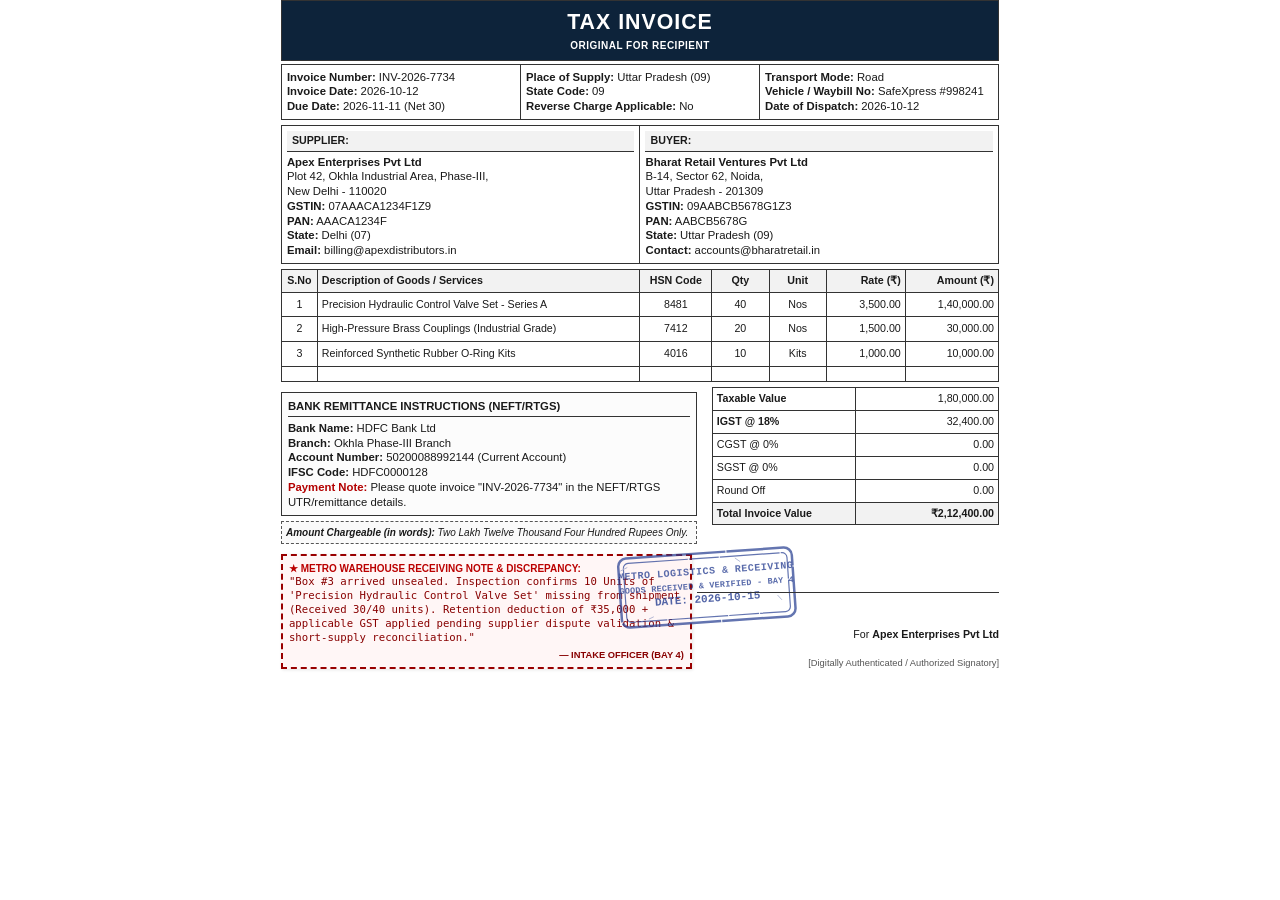
<file: output/pdf/INV-2026-7734-sample-invoice.html>
<!DOCTYPE html>
<html lang="en">
<head>
    <meta charset="UTF-8">
    <title>TAX INVOICE - INV-2026-7734</title>
    <style>
        @page {
            size: A4 portrait;
            margin: 12mm 10mm 10mm 10mm;
        }
        body {
            font-family: Arial, Helvetica, sans-serif;
            color: #1a1a1a;
            margin: 0;
            padding: 0;
            font-size: 8.5pt;
            line-height: 1.3;
            background-color: #ffffff;
        }
        .invoice-container {
            width: 100%;
            max-width: 190mm;
            margin: 0 auto;
            position: relative;
        }
        /* Header styling */
        .header-table {
            width: 100%;
            border-collapse: collapse;
            margin-bottom: 5px;
        }
        .header-title {
            background-color: #0d233a;
            color: white;
            text-align: center;
            padding: 8px;
        }
        .header-title h1 {
            margin: 0;
            font-size: 16pt;
            letter-spacing: 1px;
            font-weight: bold;
        }
        .header-title p {
            margin: 2px 0 0 0;
            font-size: 7.5pt;
            font-weight: bold;
            letter-spacing: 0.5px;
            text-transform: uppercase;
        }
        /* Borders & tables */
        .border-box {
            border: 1px solid #333333;
            margin-bottom: 5px;
        }
        table.meta-table, table.parties-table, table.items-table, table.summary-table {
            width: 100%;
            border-collapse: collapse;
        }
        table.meta-table td, table.parties-table td {
            border: 1px solid #333333;
            padding: 5px;
            vertical-align: top;
        }
        .section-title {
            font-weight: bold;
            font-size: 8pt;
            background-color: #f2f2f2;
            border-bottom: 1px solid #333333;
            padding: 3px 5px;
            text-transform: uppercase;
        }
        .party-box {
            width: 50%;
        }
        /* Items Table */
        table.items-table th {
            background-color: #f2f2f2;
            font-weight: bold;
            font-size: 8pt;
            border: 1px solid #333333;
            padding: 4px;
            text-align: center;
        }
        table.items-table td {
            border: 1px solid #333333;
            padding: 5px 4px;
            vertical-align: top;
            font-size: 8pt;
        }
        .text-center { text-align: center; }
        .text-right { text-align: right; }
        .text-left { text-align: left; }
        /* Financial & Sign-off Layout */
        .grid-footer {
            display: flex;
            justify-content: space-between;
            margin-top: 5px;
        }
        .left-footer {
            width: 58%;
        }
        .right-footer {
            width: 40%;
        }
        table.summary-table td {
            border: 1px solid #333333;
            padding: 4px;
            font-size: 8pt;
        }
        .amount-words {
            font-style: italic;
            margin-top: 5px;
            font-size: 7.5pt;
            border: 1px dashed #555555;
            padding: 4px;
            background-color: #fafafa;
        }
        /* Bank Remittance Styles */
        .bank-details {
            border: 1px solid #333333;
            padding: 6px;
            background-color: #fcfcfc;
            margin-top: 5px;
        }
        .bank-details h3 {
            margin: 0 0 4px 0;
            font-size: 8.5pt;
            text-transform: uppercase;
            border-bottom: 1px solid #333333;
            padding-bottom: 2px;
        }
        /* Perceptual Elements */
        .perceptual-container {
            display: flex;
            justify-content: space-between;
            margin-top: 10px;
            align-items: flex-end;
            position: relative;
        }
        .discrepancy-note {
            width: 55%;
            border: 2px dashed #900;
            background-color: #fff6f6;
            padding: 6px;
            font-size: 7.5pt;
            color: #800;
            box-shadow: 1px 1px 3px rgba(0,0,0,0.1);
        }
        .discrepancy-note strong {
            color: #b00;
            text-transform: uppercase;
        }
        .stamp-and-sign {
            width: 42%;
            display: flex;
            flex-direction: column;
            align-items: flex-end;
            position: relative;
        }
        /* Stamp SVG Overlay effect */
        .rubber-stamp {
            margin-bottom: 15px;
            margin-right: 15px;
        }
        .signature-area {
            text-align: right;
            border-top: 1px solid #333333;
            padding-top: 35px;
            width: 100%;
            font-size: 8pt;
            position: relative;
        }
        .stamp-overlay {
            position: absolute;
            bottom: 40px;
            left: -80px;
            pointer-events: none;
            opacity: 0.85;
            transform: rotate(-4deg);
        }
    </style>
</head>
<body>

<div class="invoice-container">
    <!-- Main Compliance Header -->
    <div class="border-box" style="margin-bottom: 3px;">
        <div class="header-title">
            <h1>TAX INVOICE</h1>
            <p>ORIGINAL FOR RECIPIENT</p>
        </div>
    </div>

    <!-- Meta Details Grid -->
    <table class="meta-table border-box">
        <tr>
            <td style="width: 33.33%;">
                <strong>Invoice Number:</strong> INV-2026-7734<br>
                <strong>Invoice Date:</strong> 2026-10-12<br>
                <strong>Due Date:</strong> 2026-11-11 (Net 30)
            </td>
            <td style="width: 33.33%;">
                <strong>Place of Supply:</strong> Uttar Pradesh (09)<br>
                <strong>State Code:</strong> 09<br>
                <strong>Reverse Charge Applicable:</strong> No
            </td>
            <td style="width: 33.33%;">
                <strong>Transport Mode:</strong> Road<br>
                <strong>Vehicle / Waybill No:</strong> SafeXpress #998241<br>
                <strong>Date of Dispatch:</strong> 2026-10-12
            </td>
        </tr>
    </table>

    <!-- Parties Grid -->
    <table class="parties-table border-box" style="margin-bottom: 5px;">
        <tr>
            <td class="party-box">
                <div class="section-title">SUPPLIER:</div>
                <div style="padding-top: 3px;">
                    <strong>Apex Enterprises Pvt Ltd</strong><br>
                    Plot 42, Okhla Industrial Area, Phase-III,<br>
                    New Delhi - 110020<br>
                    <strong>GSTIN:</strong> 07AAACA1234F1Z9<br>
                    <strong>PAN:</strong> AAACA1234F<br>
                    <strong>State:</strong> Delhi (07)<br>
                    <strong>Email:</strong> billing@apexdistributors.in
                </div>
            </td>
            <td class="party-box">
                <div class="section-title">BUYER:</div>
                <div style="padding-top: 3px;">
                    <strong>Bharat Retail Ventures Pvt Ltd</strong><br>
                    B-14, Sector 62, Noida,<br>
                    Uttar Pradesh - 201309<br>
                    <strong>GSTIN:</strong> 09AABCB5678G1Z3<br>
                    <strong>PAN:</strong> AABCB5678G<br>
                    <strong>State:</strong> Uttar Pradesh (09)<br>
                    <strong>Contact:</strong> accounts@bharatretail.in
                </div>
            </td>
        </tr>
    </table>

    <!-- Line Items Table -->
    <table class="items-table border-box" style="margin-bottom: 5px;">
        <thead>
            <tr>
                <th style="width: 5%;">S.No</th>
                <th style="width: 45%; text-align: left;">Description of Goods / Services</th>
                <th style="width: 10%;">HSN Code</th>
                <th style="width: 8%;">Qty</th>
                <th style="width: 8%;">Unit</th>
                <th style="width: 11%; text-align: right;">Rate (₹)</th>
                <th style="width: 13%; text-align: right;">Amount (₹)</th>
            </tr>
        </thead>
        <tbody>
            <tr>
                <td class="text-center">1</td>
                <td>Precision Hydraulic Control Valve Set - Series A</td>
                <td class="text-center">8481</td>
                <td class="text-center">40</td>
                <td class="text-center">Nos</td>
                <td class="text-right">3,500.00</td>
                <td class="text-right">1,40,000.00</td>
            </tr>
            <tr>
                <td class="text-center">2</td>
                <td>High-Pressure Brass Couplings (Industrial Grade)</td>
                <td class="text-center">7412</td>
                <td class="text-center">20</td>
                <td class="text-center">Nos</td>
                <td class="text-right">1,500.00</td>
                <td class="text-right">30,000.00</td>
            </tr>
            <tr>
                <td class="text-center">3</td>
                <td>Reinforced Synthetic Rubber O-Ring Kits</td>
                <td class="text-center">4016</td>
                <td class="text-center">10</td>
                <td class="text-center">Kits</td>
                <td class="text-right">1,000.00</td>
                <td class="text-right">10,000.00</td>
            </tr>
            <!-- Empty Row for space/height styling, common in commercial grids -->
            <tr style="height: 15px;">
                <td></td>
                <td></td>
                <td></td>
                <td></td>
                <td></td>
                <td></td>
                <td></td>
            </tr>
        </tbody>
    </table>

    <!-- Financial Reconciliation Section -->
    <div class="grid-footer">
        <div class="left-footer">
            <div class="bank-details">
                <h3>Bank Remittance Instructions (NEFT/RTGS)</h3>
                <strong>Bank Name:</strong> HDFC Bank Ltd<br>
                <strong>Branch:</strong> Okhla Phase-III Branch<br>
                <strong>Account Number:</strong> 50200088992144 (Current Account)<br>
                <strong>IFSC Code:</strong> HDFC0000128<br>
                <span style="font-weight: bold; color: #b30000;">Payment Note:</span> Please quote invoice "INV-2026-7734" in the NEFT/RTGS UTR/remittance details.
            </div>
            <div class="amount-words">
                <strong>Amount Chargeable (in words):</strong> Two Lakh Twelve Thousand Four Hundred Rupees Only.
            </div>
        </div>
        <div class="right-footer">
            <table class="summary-table">
                <tr>
                    <td style="width: 50%;"><strong>Taxable Value</strong></td>
                    <td class="text-right" style="width: 50%;">1,80,000.00</td>
                </tr>
                <tr>
                    <td><strong>IGST @ 18%</strong></td>
                    <td class="text-right">32,400.00</td>
                </tr>
                <tr>
                    <td>CGST @ 0%</td>
                    <td class="text-right">0.00</td>
                </tr>
                <tr>
                    <td>SGST @ 0%</td>
                    <td class="text-right">0.00</td>
                </tr>
                <tr>
                    <td>Round Off</td>
                    <td class="text-right">0.00</td>
                </tr>
                <tr style="background-color: #f2f2f2; font-weight: bold; font-size: 9pt;">
                    <td>Total Invoice Value</td>
                    <td class="text-right">₹2,12,400.00</td>
                </tr>
            </table>
        </div>
    </div>

    <!-- Multimodal Perceptual Block -->
    <div class="perceptual-container">
        <!-- Shaded Receiving Annotation styled as manual logistics intake log -->
        <div class="discrepancy-note">
            <strong>★ METRO WAREHOUSE RECEIVING NOTE & DISCREPANCY:</strong><br>
            <span style="font-family: monospace; font-size: 8pt;">
                "Box #3 arrived unsealed. Inspection confirms 10 Units of 'Precision Hydraulic Control Valve Set' missing from shipment (Received 30/40 units). 
                Retention deduction of ₹35,000 + applicable GST applied pending supplier dispute validation & short-supply reconciliation."
            </span>
            <div style="margin-top: 4px; font-weight: bold; text-align: right; font-size: 7pt;">— INTAKE OFFICER (BAY 4)</div>
        </div>

        <!-- Authorized Signatory and SAM 3.1 Targeted Rubber Stamp Overlay -->
        <div class="stamp-and-sign">
            <!-- Simulated Ink Rubber Stamp (using nested inline SVG with distress features) -->
            <div class="stamp-overlay">
                <svg width="180" height="75" viewBox="0 0 180 75" xmlns="http://www.w3.org/2000/svg">
                    <!-- Distressed, semi-transparent double-border ink look -->
                    <rect x="3" y="3" width="174" height="69" rx="8" fill="none" stroke="#2a4193" stroke-width="2.5" stroke-dasharray="100 1 80 1 120 1" opacity="0.85" />
                    <rect x="8" y="8" width="164" height="59" rx="5" fill="none" stroke="#2a4193" stroke-width="1.2" stroke-dasharray="60 1 30 1" opacity="0.85" />
                    <!-- Rounded inner stamp texts -->
                    <text x="90" y="24" font-family="'Courier New', Courier, monospace" font-size="10" font-weight="900" fill="#2a4193" text-anchor="middle" letter-spacing="0.5" opacity="0.9">METRO LOGISTICS & RECEIVING</text>
                    <text x="90" y="38" font-family="'Courier New', Courier, monospace" font-size="8.5" font-weight="900" fill="#2a4193" text-anchor="middle" letter-spacing="0.2" opacity="0.9">GOODS RECEIVED & VERIFIED - BAY 4</text>
                    <text x="90" y="52" font-family="'Courier New', Courier, monospace" font-size="11" font-weight="900" fill="#2a4193" text-anchor="middle" opacity="0.95" decoration="underline">DATE: 2026-10-15</text>
                    <!-- Noise pattern overlay to challenge visual thresholding & segmentation models -->
                    <path d="M 5 15 L 12 12 M 160 50 L 164 55 M 30 65 L 35 63 M 120 10 L 125 14" stroke="#2a4193" stroke-width="0.8" opacity="0.5" />
                </svg>
            </div>

            <div class="signature-area">
                For <strong>Apex Enterprises Pvt Ltd</strong>
                <div style="margin-top: 15px; font-size: 7pt; color: #555555;">[Digitally Authenticated / Authorized Signatory]</div>
            </div>
        </div>
    </div>
</div>

</body>
</html>
</file>
<file: frontend/styles.css>
/* ==========================================================================
   RecoverFlow Neobrutalist Design System
   Production Receivables & Dispute Workbench for Indian MSMEs
   ========================================================================== */

:root {
    /* Canvas & Surfaces */
    --nb-canvas: #f8f6f0;
    --nb-surface: #ffffff;
    --nb-surface-subtle: #f0ede1;
    --nb-surface-sun: #fffbeb;
    
    /* Neobrutalist Ink & Borders */
    --nb-ink: #121212;
    --nb-ink-muted: #4a5568;
    --nb-ink-faint: #718096;
    --nb-border: #121212;
    --nb-border-width: 2px;
    --nb-border-thick: 3px;
    --nb-radius: 4px;
    --nb-radius-sm: 2px;
    --nb-radius-pill: 9999px;

    /* Hard Offset Shadows (Pure brutalist, zero blur) */
    --nb-shadow-xs: 2px 2px 0 var(--nb-ink);
    --nb-shadow-sm: 3px 3px 0 var(--nb-ink);
    --nb-shadow-md: 4px 4px 0 var(--nb-ink);
    --nb-shadow-lg: 6px 6px 0 var(--nb-ink);
    --nb-shadow-active: 1px 1px 0 var(--nb-ink);

    /* Vivid Accents */
    --nb-cobalt: #2563eb;
    --nb-cobalt-light: #dbeafe;
    --nb-cobalt-hover: #1d4ed8;

    --nb-yellow: #facc15;
    --nb-yellow-light: #fef9c3;
    --nb-yellow-hover: #eab308;

    --nb-coral: #f43f5e;
    --nb-coral-light: #ffe4e6;
    --nb-coral-hover: #e11d48;

    --nb-mint: #10b981;
    --nb-mint-light: #d1fae5;
    --nb-mint-hover: #059669;

    --nb-violet: #8b5cf6;
    --nb-violet-light: #ede9fe;

    /* Backwards compatibility aliases */
    --color-primary: var(--nb-cobalt);
    --color-primary-dark: var(--nb-cobalt-hover);
    --color-primary-light: var(--nb-cobalt-light);
    --color-bg-dark: #1e293b;
    --color-bg-light: var(--nb-canvas);
    --color-surface: var(--nb-surface);
    --color-text: var(--nb-ink);
    --color-text-muted: var(--nb-ink-muted);
    --color-border: var(--nb-border);
    --color-error: var(--nb-coral);
    --color-success: var(--nb-mint);
    --color-warning: var(--nb-yellow);
    --radius-md: var(--nb-radius);
    --radius-lg: 6px;
}

/* ==========================================================================
   Base & Reset
   ========================================================================== */

* {
    box-sizing: border-box;
    margin: 0;
    padding: 0;
}

html {
    scroll-behavior: smooth;
    background-color: var(--nb-canvas);
}

body {
    font-family: -apple-system, BlinkMacSystemFont, "Segoe UI", Roboto, "Helvetica Neue", Arial, sans-serif;
    background-color: var(--nb-canvas);
    color: var(--nb-ink);
    font-size: 14px;
    line-height: 1.5;
    -webkit-font-smoothing: antialiased;
}

button, input, select, textarea {
    font: inherit;
    color: inherit;
}

:focus-visible {
    outline: 3px solid var(--nb-cobalt) !important;
    outline-offset: 2px !important;
}

.hidden, .view.hidden, .view.active.hidden {
    display: none !important;
}

/* ==========================================================================
   App Layout
   ========================================================================== */

.app-container {
    display: grid;
    grid-template-columns: 260px minmax(0, 1fr);
    min-height: 100vh;
}

/* ==========================================================================
   Sidebar (Neobrutalist)
   ========================================================================== */

.sidebar {
    position: sticky;
    top: 0;
    height: 100vh;
    background: #fbf8f0;
    color: var(--nb-ink);
    border-right: var(--nb-border-thick) solid var(--nb-border);
    padding: 24px 16px;
    display: flex;
    flex-direction: column;
    z-index: 20;
    overflow-y: auto;
}

.logo {
    display: flex;
    align-items: center;
    gap: 12px;
    margin-bottom: 28px;
    padding: 8px 6px;
}

.brand-mark {
    display: grid;
    place-items: center;
    width: 40px;
    height: 40px;
    background: var(--nb-yellow);
    color: var(--nb-ink);
    border: var(--nb-border-width) solid var(--nb-ink);
    box-shadow: var(--nb-shadow-xs);
    border-radius: var(--nb-radius);
    overflow: hidden;
    flex-shrink: 0;
    padding: 0;
}

.brand-mark-img {
    width: 100%;
    height: 100%;
    object-fit: cover;
    display: block;
}

.logo h1 {
    font-size: 19px;
    font-weight: 800;
    letter-spacing: -0.02em;
    line-height: 1.15;
    color: var(--nb-ink);
}

.logo span:not(.brand-mark) {
    display: block;
    font-size: 11px;
    font-weight: 700;
    letter-spacing: 0.08em;
    text-transform: uppercase;
    color: var(--nb-ink-muted);
}

.sidebar nav {
    display: flex;
    flex-direction: column;
    gap: 10px;
    margin-top: 8px;
}

.nav-item {
    display: block;
    padding: 12px 14px;
    font-size: 13px;
    font-weight: 700;
    color: var(--nb-ink);
    text-decoration: none;
    border: var(--nb-border-width) solid var(--nb-ink);
    background: var(--nb-surface);
    box-shadow: var(--nb-shadow-xs);
    border-radius: var(--nb-radius);
    transition: transform 0.1s ease, box-shadow 0.1s ease, background 0.1s ease;
}

.nav-item:hover {
    background: var(--nb-yellow-light);
    transform: translate(-1px, -1px);
    box-shadow: var(--nb-shadow-sm);
}

.nav-item.active {
    background: var(--nb-yellow);
    color: var(--nb-ink);
    border-color: var(--nb-ink);
    box-shadow: var(--nb-shadow-sm);
    transform: translate(-1px, -1px);
}

.sidebar-note {
    margin: auto 4px 0;
    padding-top: 14px;
    border-top: var(--nb-border-width) solid var(--nb-border);
    color: var(--nb-ink-muted);
    font-size: 11px;
    line-height: 1.5;
}

.sidebar-status-line {
    display: inline-flex;
    align-items: center;
    gap: 6px;
    font-size: 10px;
    font-weight: 700;
    color: #15803d;
    background: #ecfdf5;
    border: 1px solid #a7f3d0;
    padding: 2px 7px;
    border-radius: 999px;
    margin-bottom: 7px;
    letter-spacing: 0.01em;
}

.sidebar-status-dot {
    width: 6px;
    height: 6px;
    background: #16a34a;
    border-radius: 50%;
    display: inline-block;
    box-shadow: 0 0 0 2px rgba(22, 163, 74, 0.25);
    animation: statusPulse 2s infinite;
}

@keyframes statusPulse {
    0% { transform: scale(0.95); box-shadow: 0 0 0 0 rgba(22, 163, 74, 0.4); }
    70% { transform: scale(1); box-shadow: 0 0 0 4px rgba(22, 163, 74, 0); }
    100% { transform: scale(0.95); box-shadow: 0 0 0 0 rgba(22, 163, 74, 0); }
}

.sidebar-brand-meta {
    display: flex;
    flex-direction: column;
    gap: 2px;
}

.sidebar-brand-meta strong {
    font-weight: 700;
    color: var(--nb-ink);
    font-size: 11px;
    letter-spacing: -0.01em;
}

.sidebar-brand-meta span {
    color: var(--nb-ink-muted);
    font-size: 10px;
    font-weight: 600;
}

/* ==========================================================================
   Main Content Area
   ========================================================================== */

.content {
    max-width: 1540px;
    padding: 32px clamp(20px, 4vw, 56px) 80px;
    min-width: 0;
}

/* ==========================================================================
   Views & Visibility (Strict View Management)
   ========================================================================== */

.view {
    display: none !important;
}

.view.active {
    display: block !important;
}

.hidden {
    display: none !important;
}

/* ==========================================================================
   Page Header & Status
   ========================================================================== */

.page-header {
    display: flex;
    justify-content: space-between;
    align-items: flex-end;
    gap: 16px;
    flex-wrap: wrap;
    padding-bottom: 20px;
    margin-bottom: 24px;
    border-bottom: var(--nb-border-thick) solid var(--nb-border);
}

.eyebrow {
    display: inline-block;
    text-transform: uppercase;
    letter-spacing: 0.12em;
    font-size: 10px;
    font-weight: 800;
    color: var(--nb-ink);
    background: var(--nb-yellow);
    border: var(--nb-border-width) solid var(--nb-ink);
    border-radius: var(--nb-radius-sm);
    padding: 2px 8px;
    margin-bottom: 8px;
    box-shadow: 2px 2px 0 var(--nb-ink);
}

.page-header h2 {
    font-size: clamp(28px, 3.2vw, 38px);
    font-weight: 900;
    letter-spacing: -0.03em;
    line-height: 1.1;
    color: var(--nb-ink);
}

.page-description {
    color: var(--nb-ink-muted);
    font-size: 13px;
    font-weight: 500;
    margin-top: 6px;
}

.system-status {
    display: inline-flex;
    align-items: center;
    gap: 8px;
    font-size: 12px;
    font-weight: 700;
    background: var(--nb-surface);
    border: var(--nb-border-width) solid var(--nb-ink);
    box-shadow: var(--nb-shadow-xs);
    border-radius: var(--nb-radius-pill);
    padding: 6px 14px;
}

.status-indicator {
    width: 10px;
    height: 10px;
    border-radius: 50%;
    background-color: var(--nb-coral);
    border: 1.5px solid var(--nb-ink);
    display: inline-block;
}

.status-indicator.online {
    background-color: var(--nb-mint);
}

/* ==========================================================================
   Auth Strip (Neobrutalist)
   ========================================================================== */

.auth-strip {
    display: flex;
    align-items: center;
    gap: 12px;
    flex-wrap: wrap;
    background: var(--nb-surface-sun);
    border: var(--nb-border-width) solid var(--nb-ink);
    box-shadow: var(--nb-shadow-sm);
    border-radius: var(--nb-radius);
    padding: 16px 20px;
    margin-bottom: 28px;
    font-size: 13px;
    font-weight: 600;
}

.auth-strip label {
    font-weight: 800;
    color: var(--nb-ink);
}

.auth-strip input {
    min-width: 280px;
    flex: 1;
    max-width: 440px;
}

.auth-strip.connected {
    justify-content: flex-end;
    background: transparent;
    border: 0;
    box-shadow: none;
    padding: 0;
    margin: -12px 0 16px;
}

.auth-strip.connected label,
.auth-strip.connected input,
.auth-strip.connected button[type="submit"] {
    display: none !important;
}

.auth-strip.connected #forget-key {
    background: var(--nb-surface);
    border: var(--nb-border-width) solid var(--nb-ink);
    box-shadow: var(--nb-shadow-xs);
    font-size: 11px;
    font-weight: 700;
    padding: 4px 10px;
    min-height: 28px;
}

/* ==========================================================================
   Buttons (Tactile Neobrutalism)
   ========================================================================== */

.btn {
    display: inline-flex;
    align-items: center;
    justify-content: center;
    gap: 6px;
    padding: 8px 16px;
    font-size: 13px;
    font-weight: 750;
    letter-spacing: -0.01em;
    color: var(--nb-ink);
    background: var(--nb-surface);
    border: var(--nb-border-width) solid var(--nb-ink);
    border-radius: var(--nb-radius);
    box-shadow: var(--nb-shadow-xs);
    cursor: pointer;
    min-height: 38px;
    text-decoration: none;
    transition: transform 0.08s ease, box-shadow 0.08s ease, background 0.08s ease;
    user-select: none;
    white-space: nowrap;
}

.btn:hover:not(:disabled) {
    background: var(--nb-surface-subtle);
    transform: translate(-1px, -1px);
    box-shadow: var(--nb-shadow-sm);
}

.btn:active:not(:disabled) {
    transform: translate(2px, 2px);
    box-shadow: var(--nb-shadow-active);
}

.btn:disabled {
    opacity: 0.5;
    cursor: not-allowed;
    box-shadow: none !important;
    transform: none !important;
}

.btn-primary {
    background: var(--nb-cobalt);
    color: #ffffff;
}

.btn-primary:hover:not(:disabled) {
    background: var(--nb-cobalt-hover);
    color: #ffffff;
}

/* Special button variants */
.btn-yellow {
    background: var(--nb-yellow);
    color: var(--nb-ink);
}
.btn-yellow:hover:not(:disabled) {
    background: var(--nb-yellow-hover);
}

.btn-coral {
    background: var(--nb-coral);
    color: #ffffff;
}
.btn-coral:hover:not(:disabled) {
    background: var(--nb-coral-hover);
    color: #ffffff;
}

.btn-mint {
    background: var(--nb-mint);
    color: #ffffff;
}
.btn-mint:hover:not(:disabled) {
    background: var(--nb-mint-hover);
    color: #ffffff;
}

/* ==========================================================================
   Inputs, Forms & Selects
   ========================================================================== */

.data-form input,
.data-form select,
.campaign-edit input,
.campaign-edit textarea,
.agent-reply-form textarea,
#api-key,
input[type="search"],
input[type="text"],
input[type="number"],
input[type="email"],
input[type="date"],
select,
textarea {
    border: var(--nb-border-width) solid var(--nb-ink);
    border-radius: var(--nb-radius);
    background: var(--nb-surface);
    color: var(--nb-ink);
    padding: 9px 12px;
    font-size: 13px;
    font-weight: 500;
    box-shadow: var(--nb-shadow-xs);
    transition: border-color 0.1s ease, box-shadow 0.1s ease;
}

input:focus, select:focus, textarea:focus {
    border-color: var(--nb-cobalt);
    box-shadow: 3px 3px 0 var(--nb-cobalt);
    outline: none;
}

.data-form input[type="checkbox"] {
    width: 18px;
    height: 18px;
    accent-color: var(--nb-cobalt);
    cursor: pointer;
    box-shadow: none;
}

.data-form {
    display: flex;
    flex-wrap: wrap;
    gap: 12px;
    align-items: center;
}

.data-form label {
    display: inline-flex;
    align-items: center;
    gap: 8px;
    font-size: 13px;
    font-weight: 600;
}

/* ==========================================================================
   Cards & Paper Panels (Neobrutalist)
   ========================================================================== */

.card, .paper-panel {
    background: var(--nb-surface);
    border: var(--nb-border-width) solid var(--nb-ink);
    box-shadow: var(--nb-shadow-md);
    border-radius: var(--nb-radius);
    padding: 24px 26px;
    margin-bottom: 24px;
    position: relative;
}

.card h3, .section-heading h3 {
    font-size: 20px;
    font-weight: 800;
    letter-spacing: -0.02em;
    color: var(--nb-ink);
    margin: 0;
}

.card p {
    margin: 8px 0 14px;
    font-size: 13px;
    color: var(--nb-ink-muted);
    line-height: 1.55;
}

.card h4 {
    margin: 22px 0 10px;
    font-size: 15px;
    font-weight: 800;
    border-top: var(--nb-border-width) solid var(--nb-surface-subtle);
    padding-top: 16px;
    color: var(--nb-ink);
}

.section-heading {
    display: flex;
    align-items: flex-end;
    justify-content: space-between;
    gap: 16px;
    border-bottom: var(--nb-border-width) solid var(--nb-ink);
    padding-bottom: 14px;
    margin-bottom: 18px;
}

.section-heading p {
    margin: 4px 0 0;
    color: var(--nb-ink-muted);
    font-size: 12px;
    font-weight: 500;
}

.section-heading > span {
    font-size: 11px;
    font-weight: 700;
    text-transform: uppercase;
    letter-spacing: 0.05em;
    color: var(--nb-ink-muted);
}

/* ==========================================================================
   Overview / Metric Strips
   ========================================================================== */

.overview-intro {
    display: flex;
    justify-content: space-between;
    align-items: center;
    gap: 20px;
    background: var(--nb-surface-sun);
    border: var(--nb-border-width) solid var(--nb-ink);
    box-shadow: var(--nb-shadow-md);
    border-radius: var(--nb-radius);
    padding: 22px 26px;
    margin-bottom: 24px;
}

.overview-intro h3 {
    font-size: 22px;
    font-weight: 900;
    letter-spacing: -0.02em;
    margin-bottom: 4px;
}

.overview-intro p {
    color: var(--nb-ink-muted);
    font-size: 13px;
    font-weight: 500;
}

.metric-strip {
    display: grid;
    grid-template-columns: repeat(3, 1fr);
    gap: 14px;
    margin-bottom: 24px;
}

.metric-strip > div {
    background: var(--nb-surface);
    border: var(--nb-border-width) solid var(--nb-ink);
    box-shadow: var(--nb-shadow-sm);
    border-radius: var(--nb-radius);
    padding: 16px 20px;
}

.metric-strip span {
    display: block;
    font-size: 11px;
    font-weight: 800;
    letter-spacing: 0.06em;
    text-transform: uppercase;
    color: var(--nb-ink-muted);
}

.metric-strip strong {
    display: block;
    font-size: 28px;
    font-weight: 900;
    letter-spacing: -0.02em;
    margin-top: 4px;
    font-variant-numeric: tabular-nums;
    color: var(--nb-ink);
}

.overview-columns {
    display: grid;
    grid-template-columns: 1.4fr 1fr;
    gap: 24px;
}

.queue-row, .activity-row {
    display: flex;
    justify-content: space-between;
    align-items: center;
    gap: 14px;
    padding: 14px 16px;
    background: var(--nb-surface);
    border: var(--nb-border-width) solid var(--nb-ink);
    box-shadow: var(--nb-shadow-xs);
    border-radius: var(--nb-radius);
    margin-bottom: 10px;
}

.queue-row strong, .activity-row strong {
    font-size: 14px;
    font-weight: 750;
}

.queue-row small, .activity-row small {
    display: block;
    color: var(--nb-ink-muted);
    font-size: 12px;
    margin-top: 2px;
}

/* ==========================================================================
   Intake Page & Drag-and-Drop Drop Zone
   ========================================================================== */

.intake-primary {
    grid-column: 1 / -1;
}

.intake-drop-zone {
    display: grid;
    place-items: center;
    min-height: 160px;
    padding: 28px;
    border: var(--nb-border-thick) dashed var(--nb-ink);
    background: var(--nb-surface-sun);
    color: var(--nb-ink);
    font-size: 15px;
    font-weight: 800;
    cursor: pointer;
    text-align: center;
    border-radius: var(--nb-radius);
    box-shadow: var(--nb-shadow-sm);
    transition: background 0.15s ease, transform 0.1s ease, border-color 0.15s ease;
}

.intake-drop-zone:hover {
    background: var(--nb-yellow-light);
    transform: translate(-1px, -1px);
    box-shadow: var(--nb-shadow-md);
}

.intake-drop-zone.dragging {
    background: #fef08a !important;
    border-color: var(--nb-cobalt);
    border-style: solid;
    transform: scale(1.01);
}

.intake-drop-zone input {
    margin-top: 14px;
    max-width: 100%;
}

#intake-upload-result {
    font-size: 13px;
    font-weight: 700;
    margin: 12px 0 4px;
    color: var(--nb-cobalt);
}

.intake-row {
    display: flex;
    align-items: center;
    justify-content: space-between;
    gap: 14px;
    padding: 14px 16px;
    border: var(--nb-border-width) solid var(--nb-ink);
    background: var(--nb-surface);
    box-shadow: var(--nb-shadow-xs);
    border-radius: var(--nb-radius);
    margin-bottom: 10px;
}

.intake-row > div {
    min-width: 0;
}

.intake-row strong {
    font-size: 14px;
    font-weight: 800;
}

.intake-row small {
    display: block;
    color: var(--nb-ink-muted);
    font-size: 12px;
    overflow-wrap: anywhere;
    margin-top: 2px;
}

.intake-row p {
    margin: 4px 0 0;
    font-size: 13px;
    overflow-wrap: anywhere;
}

/* ==========================================================================
   Tables (Neobrutalist)
   ========================================================================== */

.table-container {
    width: 100%;
    overflow-x: auto;
    -webkit-overflow-scrolling: touch;
    border: var(--nb-border-width) solid var(--nb-ink);
    box-shadow: var(--nb-shadow-sm);
    border-radius: var(--nb-radius);
    background: var(--nb-surface);
    margin-top: 14px;
}

table {
    width: 100%;
    border-collapse: collapse;
    font-size: 13px;
}

th, td {
    text-align: left;
    padding: 12px 14px;
    border-bottom: 1px solid var(--nb-ink);
    font-variant-numeric: tabular-nums;
}

th {
    background: var(--nb-surface-sun);
    color: var(--nb-ink);
    font-weight: 850;
    text-transform: uppercase;
    font-size: 11px;
    letter-spacing: 0.06em;
    border-bottom: var(--nb-border-width) solid var(--nb-ink);
    white-space: nowrap;
}

tr:last-child td {
    border-bottom: none;
}

tr:hover td {
    background: #faf8f2;
}

.mobile-hint {
    display: none;
}

/* ==========================================================================
   Search Field
   ========================================================================== */

.search-field {
    display: flex;
    flex-direction: column;
    gap: 4px;
    font-size: 11px;
    font-weight: 800;
    text-transform: uppercase;
    letter-spacing: 0.05em;
    color: var(--nb-ink);
    min-width: 240px;
}

.search-field input {
    width: 100%;
    padding: 8px 12px;
}

/* ==========================================================================
   Case Workspace (Balance & Evidence)
   ========================================================================== */

.case-workspace {
    background: var(--nb-surface);
    border: var(--nb-border-thick) solid var(--nb-ink);
    box-shadow: var(--nb-shadow-lg);
    border-radius: var(--nb-radius);
    padding: 28px;
    margin-top: 28px;
    scroll-margin-top: 24px;
}

.case-heading {
    display: flex;
    align-items: baseline;
    justify-content: space-between;
    gap: 16px;
    flex-wrap: wrap;
    margin-bottom: 6px;
}

.case-heading h3 {
    font-size: 28px;
    font-weight: 900;
    letter-spacing: -0.02em;
    margin: 0;
}

.case-heading p {
    font-size: 15px;
    font-weight: 600;
    color: var(--nb-ink-muted);
    margin: 0;
}

.case-meta {
    display: flex;
    gap: 16px;
    flex-wrap: wrap;
    border-bottom: var(--nb-border-width) solid var(--nb-ink);
    padding: 10px 0 16px;
    color: var(--nb-ink-muted);
    font-size: 13px;
    font-weight: 500;
}

.case-meta strong {
    color: var(--nb-ink);
    font-weight: 800;
}

/* ==========================================================================
   Neobrutalist 5-Metric Split-Balance Breakdown
   ========================================================================== */

.balance-story {
    display: grid;
    grid-template-columns: repeat(3, minmax(0, 1fr));
    gap: 14px;
    padding: 20px 0 24px;
    border-bottom: var(--nb-border-thick) solid var(--nb-ink);
}

.balance-step {
    background: var(--nb-surface);
    border: var(--nb-border-width) solid var(--nb-ink);
    box-shadow: var(--nb-shadow-sm);
    border-radius: var(--nb-radius);
    padding: 16px 18px;
    display: flex;
    flex-direction: column;
    justify-content: space-between;
}

.balance-step.received {
    background: var(--nb-mint-light);
}

.balance-step.received .val {
    color: var(--nb-mint-hover);
}

.balance-step .label,
.balance-leaf .label {
    display: block;
    font-size: 11px;
    font-weight: 850;
    letter-spacing: 0.07em;
    text-transform: uppercase;
    color: var(--nb-ink);
}

.balance-step .val {
    display: block;
    font-size: clamp(24px, 2.5vw, 32px);
    font-weight: 900;
    letter-spacing: -0.03em;
    font-variant-numeric: tabular-nums;
    margin: 8px 0 10px;
    color: var(--nb-ink);
}

.balance-split {
    grid-column: 3;
    display: grid;
    grid-template-columns: 1fr 1fr;
    gap: 12px;
}

.balance-leaf {
    background: var(--nb-surface);
    border: var(--nb-border-width) solid var(--nb-ink);
    box-shadow: var(--nb-shadow-sm);
    border-radius: var(--nb-radius);
    padding: 14px 16px;
    display: flex;
    flex-direction: column;
    justify-content: space-between;
}

.balance-leaf.disputed {
    background: var(--nb-coral-light);
}

.balance-leaf.disputed .val {
    color: var(--nb-coral-hover);
}

.balance-leaf.undisputed {
    background: var(--nb-yellow-light);
}

.balance-leaf.undisputed .val {
    color: #92400e;
}

.balance-leaf .val {
    display: block;
    font-size: clamp(19px, 2vw, 24px);
    font-weight: 900;
    letter-spacing: -0.02em;
    font-variant-numeric: tabular-nums;
    margin: 6px 0 8px;
}

/* Clickable Source Chips */
.source-chip {
    display: inline-flex;
    align-items: center;
    gap: 4px;
    padding: 4px 8px;
    font-size: 11px;
    font-weight: 750;
    text-decoration: none;
    color: var(--nb-ink);
    background: var(--nb-surface);
    border: 1.5px solid var(--nb-ink);
    box-shadow: 2px 2px 0 var(--nb-ink);
    border-radius: var(--nb-radius-sm);
    cursor: pointer;
    width: fit-content;
    margin-top: 4px;
    transition: transform 0.08s ease, box-shadow 0.08s ease;
}

.source-chip:hover {
    background: var(--nb-yellow);
    transform: translate(-1px, -1px);
    box-shadow: 3px 3px 0 var(--nb-ink);
}

.source-chip:active {
    transform: translate(1px, 1px);
    box-shadow: 1px 1px 0 var(--nb-ink);
}

.source-unavailable {
    display: block;
    font-size: 11px;
    font-weight: 600;
    color: var(--nb-ink-muted);
    margin-top: 4px;
}

/* ==========================================================================
   Prompt Injection Defense Banner (Neobrutalist Alert)
   ========================================================================== */

.injection-alert {
    background: var(--nb-coral-light);
    border: var(--nb-border-thick) solid var(--nb-ink);
    box-shadow: var(--nb-shadow-md);
    border-radius: var(--nb-radius);
    padding: 16px 20px;
    margin-bottom: 22px;
    color: var(--nb-ink);
}

.injection-alert strong {
    display: block;
    font-size: 14px;
    font-weight: 900;
    text-transform: uppercase;
    letter-spacing: 0.03em;
    color: var(--nb-coral-hover);
    margin-bottom: 4px;
}

.injection-alert p {
    font-size: 13px;
    font-weight: 600;
    line-height: 1.5;
    margin: 0;
}

/* ==========================================================================
   Evidence Cards & Audit Trail
   ========================================================================== */

.case-columns {
    display: grid;
    grid-template-columns: minmax(0, 1.4fr) minmax(300px, 0.8fr);
    gap: 32px;
    padding-top: 24px;
}

.case-evidence h4, .case-actions h4:first-child {
    font-size: 18px;
    font-weight: 850;
    margin-bottom: 6px;
    color: var(--nb-ink);
}

.case-actions {
    border-left: var(--nb-border-width) solid var(--nb-ink);
    padding-left: 28px;
    min-width: 0;
}

.case-actions .data-form {
    display: grid;
    gap: 8px;
    margin-bottom: 16px;
}

.case-actions .data-form input:not([type="checkbox"]),
.case-actions .data-form select {
    width: 100%;
}

.evidence-list {
    display: grid;
    gap: 14px;
    margin: 16px 0 28px;
}

.evidence-card {
    background: var(--nb-surface);
    border: var(--nb-border-width) solid var(--nb-ink);
    box-shadow: var(--nb-shadow-sm);
    border-radius: var(--nb-radius);
    padding: 16px 18px;
    transition: transform 0.1s ease, box-shadow 0.1s ease;
}

.evidence-card.highlighted {
    background: var(--nb-yellow-light);
    border-width: var(--nb-border-thick);
    box-shadow: var(--nb-shadow-md);
    transform: translate(-2px, -2px);
}

.evidence-header {
    display: flex;
    justify-content: space-between;
    align-items: baseline;
    gap: 10px;
    flex-wrap: wrap;
    margin-bottom: 6px;
}

.evidence-header strong {
    font-size: 14px;
    font-weight: 800;
}

.source-tag {
    font-size: 10px;
    font-weight: 850;
    text-transform: uppercase;
    letter-spacing: 0.06em;
    background: var(--nb-surface-subtle);
    border: 1.5px solid var(--nb-ink);
    box-shadow: 2px 2px 0 var(--nb-ink);
    border-radius: var(--nb-radius-sm);
    padding: 2px 8px;
}

.evidence-ref {
    font-family: ui-monospace, monospace;
    font-size: 11px;
    font-weight: 600;
    color: var(--nb-cobalt);
    overflow-wrap: anywhere;
}

.snippet-box {
    background: var(--nb-surface-subtle);
    border: var(--nb-border-width) dashed var(--nb-ink);
    border-radius: var(--nb-radius-sm);
    padding: 10px 12px;
    font-family: ui-monospace, monospace;
    font-size: 12px;
    white-space: pre-wrap;
    margin-top: 8px;
}

.extraction-confidence {
    margin-top: 8px;
    font-size: 11px;
    font-weight: 750;
    background: var(--nb-mint-light);
    border: 1.5px solid var(--nb-ink);
    box-shadow: 2px 2px 0 var(--nb-ink);
    border-radius: var(--nb-radius-sm);
    padding: 4px 8px;
    display: inline-block;
}

/* Ledger Subcards */
.stack {
    display: grid;
    gap: 10px;
}

.subcard {
    background: var(--nb-surface);
    border: var(--nb-border-width) solid var(--nb-ink);
    box-shadow: var(--nb-shadow-xs);
    border-radius: var(--nb-radius);
    padding: 14px 16px;
}

.subcard summary {
    cursor: pointer;
    font-weight: 800;
    padding: 2px 0;
}

/* ==========================================================================
   Draft Versions & Exact Approval
   ========================================================================== */

.proposal-heading {
    display: flex;
    justify-content: space-between;
    align-items: baseline;
    gap: 12px;
    flex-wrap: wrap;
    margin-bottom: 8px;
}

.proposal-meta {
    display: flex;
    align-items: center;
    gap: 8px;
    flex-wrap: wrap;
    font-size: 12px;
    font-weight: 600;
}

.version-badge {
    display: inline-block;
    padding: 3px 8px;
    border: 1.5px solid var(--nb-ink);
    box-shadow: 2px 2px 0 var(--nb-ink);
    border-radius: var(--nb-radius-pill);
    font-size: 11px;
    font-weight: 850;
    background: var(--nb-yellow);
    color: var(--nb-ink);
}

.version-badge.approved {
    background: var(--nb-mint);
    color: #ffffff;
}

.hash-pill {
    font-family: ui-monospace, monospace;
    font-size: 11px;
    font-weight: 700;
    background: var(--nb-surface-subtle);
    border: 1.5px solid var(--nb-ink);
    border-radius: var(--nb-radius-sm);
    padding: 2px 6px;
}

.proposal-draft {
    border-top: var(--nb-border-width) solid var(--nb-ink);
    border-bottom: var(--nb-border-width) solid var(--nb-ink);
    padding: 16px 0;
    margin: 14px 0;
}

.proposal-actions {
    display: flex;
    gap: 10px;
    flex-wrap: wrap;
    margin: 12px 0;
}

.draft-version-item {
    background: var(--nb-surface-subtle);
    border: 1.5px solid var(--nb-ink);
    border-radius: var(--nb-radius-sm);
    padding: 10px 12px;
    margin-top: 8px;
}

.stale-warning {
    border: var(--nb-border-width) solid var(--nb-ink);
    background: var(--nb-yellow-light);
    box-shadow: var(--nb-shadow-xs);
    border-radius: var(--nb-radius);
    padding: 10px 14px;
    font-size: 12px;
    font-weight: 700;
    color: #92400e;
    margin: 10px 0;
}

/* ==========================================================================
   Negotiation Panel (Neobrutalist)
   ========================================================================== */

#negotiation-panel {
    background: var(--nb-surface);
    border: var(--nb-border-thick) solid var(--nb-ink);
    box-shadow: var(--nb-shadow-lg);
    border-radius: var(--nb-radius);
    padding: 26px;
    margin-top: 28px;
}

#negotiation-status {
    display: inline-block;
    background: var(--nb-surface-sun);
    border: var(--nb-border-width) solid var(--nb-ink);
    box-shadow: var(--nb-shadow-xs);
    border-radius: var(--nb-radius-pill);
    padding: 6px 14px;
    font-size: 13px;
    font-weight: 800;
    margin-bottom: 14px;
}

.negotiation-controls {
    display: flex;
    flex-wrap: wrap;
    gap: 10px;
    margin: 16px 0;
}

#negotiation-panel textarea {
    min-height: 90px;
    width: 100%;
}

#negotiation-transcript {
    margin-top: 24px;
}

/* ==========================================================================
   Status Badges & Pills
   ========================================================================== */

.state-text {
    display: inline-block;
    font-size: 11px;
    font-weight: 850;
    text-transform: uppercase;
    letter-spacing: 0.05em;
    padding: 2px 7px;
    border: 1.5px solid var(--nb-ink);
    box-shadow: 1.5px 1.5px 0 var(--nb-ink);
    border-radius: var(--nb-radius-sm);
    background: var(--nb-surface);
    color: var(--nb-ink);
}

.state-text.received {
    background: var(--nb-mint);
    color: #ffffff;
}

.state-text.disputed {
    background: var(--nb-coral);
    color: #ffffff;
}

.state-text.blocked {
    background: var(--nb-coral);
    color: #ffffff;
}

.badge-held {
    display: inline-block;
    margin-top: 10px;
    padding: 6px 12px;
    font-size: 12px;
    font-weight: 700;
    color: #57534e;
    background: #e7e5e4;
    border: 2px solid #121212;
    border-radius: 4px;
    box-shadow: 2px 2px 0 #121212;
}

.status-pill {
    font-size: 11px;
    font-weight: 800;
    background: var(--nb-yellow-light);
    border: 1.5px solid var(--nb-ink);
    box-shadow: 2px 2px 0 var(--nb-ink);
    border-radius: var(--nb-radius-pill);
    padding: 3px 10px;
    display: inline-block;
}

/* Document & Link styles */
.document-link {
    color: var(--nb-cobalt);
    font-weight: 800;
    text-decoration: underline;
    text-decoration-thickness: 2px;
    text-underline-offset: 3px;
}

.document-link:hover {
    color: var(--nb-cobalt-hover);
    background: var(--nb-cobalt-light);
}

.mono, code {
    font-family: ui-monospace, monospace;
    font-variant-numeric: tabular-nums;
}

.prewrap {
    white-space: pre-wrap;
}

/* ==========================================================================
   Multi-column Views Layout
   ========================================================================== */

.view.active {
    display: block !important;
}

.view#view-connected.active,
.view#view-agent.active,
.view#view-upload.active {
    display: grid !important;
    grid-template-columns: repeat(2, minmax(0, 1fr));
    gap: 24px;
    align-items: start;
}

.view#view-connected > .card,
.view#view-agent > .card,
.view#view-upload > .card {
    display: block;
    width: auto;
    margin: 0;
    min-width: 0;
}

/* ==========================================================================
   Responsive Adaptations
   ========================================================================== */

@media (max-width: 1150px) {
    .app-container {
        grid-template-columns: 220px minmax(0, 1fr);
    }
    .content {
        padding: 24px 24px 60px;
    }
    .overview-columns {
        grid-template-columns: 1fr;
    }
    .case-columns {
        gap: 20px;
    }
    .view#view-connected.active,
    .view#view-agent.active,
    .view#view-upload.active {
        grid-template-columns: 1fr;
    }
}

@media (max-width: 900px) {
    .case-columns {
        display: block;
    }
    .case-actions {
        border-left: 0;
        border-top: var(--nb-border-width) solid var(--nb-ink);
        padding-left: 0;
        padding-top: 24px;
        margin-top: 24px;
    }
    .balance-split {
        grid-column: 1 / -1;
    }
}

@media (max-width: 768px) {
    .app-container {
        display: block;
        max-width: 100vw;
        overflow-x: hidden;
    }
    .content {
        max-width: 100%;
        overflow-x: hidden;
        padding: 20px 14px 50px;
    }
    .section-heading {
        flex-direction: column;
        align-items: flex-start;
        gap: 10px;
    }
    .search-field {
        width: 100%;
        min-width: 0;
    }
    .search-field input {
        width: 100%;
        box-sizing: border-box;
    }
    .sidebar {
        position: static;
        height: auto;
        padding: 16px 18px;
        border-right: 0;
        border-bottom: var(--nb-border-thick) solid var(--nb-border);
    }
    .sidebar nav {
        flex-direction: row;
        overflow-x: auto;
        gap: 8px;
        margin-top: 12px;
        padding-bottom: 4px;
        -webkit-overflow-scrolling: touch;
    }
    .nav-item {
        flex: none;
        white-space: nowrap;
        padding: 9px 12px;
    }
    .sidebar-note {
        display: none;
    }
    .page-header h2 {
        font-size: 28px;
    }
    .metric-strip {
        grid-template-columns: repeat(3, 1fr);
        gap: 10px;
    }
    .metric-strip strong {
        font-size: 20px;
    }
    .balance-story {
        grid-template-columns: 1fr;
    }
    .balance-split {
        grid-column: 1 / -1;
    }
    .card, .paper-panel, .case-workspace {
        padding: 16px;
    }
    .table-container {
        max-width: 100%;
        overflow-x: auto !important;
        -webkit-overflow-scrolling: touch;
    }
    .mobile-hint {
        display: block;
        font-size: 11px;
        font-weight: 700;
        color: var(--nb-ink-muted);
        margin-bottom: 6px;
    }
    table {
        min-width: 540px;
    }
}

@media (max-width: 480px) {
    .metric-strip {
        grid-template-columns: 1fr;
    }
    .auth-strip input {
        width: 100%;
        max-width: 100%;
    }
    .overview-intro {
        flex-direction: column;
        align-items: flex-start;
    }
    .case-heading h3 {
        font-size: 22px;
    }
    .balance-step .val {
        font-size: 22px;
    }
    .balance-leaf .val {
        font-size: 18px;
    }
    .intake-row {
        flex-direction: column;
        align-items: flex-start;
    }
    .intake-row .btn {
        margin-top: 8px;
    }
    .negotiation-controls .btn {
        flex: 1 1 45%;
    }
}

/* Reduced motion */
@media (prefers-reduced-motion: reduce) {
    html {
        scroll-behavior: auto;
    }
    *, *:before, *:after {
        animation-duration: 0.01ms !important;
        transition-duration: 0.01ms !important;
    }
}
@media (max-width: 768px) {
    .queue-row, .activity-row {
        flex-direction: column;
        align-items: flex-start;
    }
}


/* Meta SAM 3.1 Perception Visual Proof Styles */
.sam-perception-panel {
    margin-top: 12px;
    padding: 10px 14px;
    background: #f0f4f8;
    border: 1.5px solid var(--nb-ink);
    border-radius: var(--nb-radius);
    box-shadow: 2px 2px 0 var(--nb-ink);
}

.sam-badge {
    display: flex;
    align-items: center;
    gap: 8px;
    margin-bottom: 8px;
    font-size: 11px;
    font-weight: 800;
}

.sam-tag {
    background: #0066ff;
    color: #fff;
    padding: 2px 6px;
    border-radius: 3px;
    border: 1px solid var(--nb-ink);
    font-size: 10px;
    letter-spacing: 0.05em;
    text-transform: uppercase;
}

.sam-model-badge {
    font-size: 10px;
    font-weight: 700;
    color: #1f2937;
    background: #e5e7eb;
    border: 1px solid var(--nb-ink);
    border-radius: 3px;
    padding: 1px 6px;
    letter-spacing: 0.02em;
}

.model-tag-bracket {
    font-size: 0.78rem;
    font-weight: 600;
    opacity: 0.85;
    margin-left: 5px;
    letter-spacing: 0.01em;
}

.sam-segments-grid {
    display: flex;
    flex-wrap: wrap;
    gap: 8px;
}

.sam-segment-chip {
    display: flex;
    align-items: center;
    gap: 6px;
    padding: 6px 10px;
    background: var(--nb-surface);
    border: 1.5px solid var(--nb-ink);
    border-radius: var(--nb-radius);
    font-size: 12px;
    font-weight: 700;
    cursor: pointer;
    box-shadow: 2px 2px 0 var(--nb-ink);
    transition: transform 0.1s ease, box-shadow 0.1s ease;
}

.sam-segment-chip:hover {
    transform: translate(-1px, -1px);
    box-shadow: 3px 3px 0 var(--nb-ink);
    background: var(--nb-yellow-light);
}

.sam-chip-conf {
    font-size: 10px;
    background: #e2e8f0;
    padding: 2px 5px;
    border-radius: 2px;
    border: 1px solid #718096;
}

.sam-crop-preview-modal {
    position: fixed;
    top: 0;
    left: 0;
    width: 100vw;
    height: 100vh;
    background: rgba(0, 0, 0, 0.7);
    display: flex;
    align-items: center;
    justify-content: center;
    z-index: 10000;
}

.sam-modal-content {
    background: var(--nb-surface);
    border: 3px solid var(--nb-ink);
    box-shadow: 8px 8px 0 var(--nb-ink);
    border-radius: var(--nb-radius);
    padding: 20px;
    max-width: 620px;
    width: 90%;
    max-height: 85vh;
    overflow-y: auto;
}

.sam-modal-crop {
    width: 100%;
    max-height: 350px;
    object-fit: contain;
    border: 2px solid var(--nb-ink);
    margin: 12px 0;
    background: #fdfcf8;
}

/* -------------------------------------------------------------
   Meta Muse Voice Transcribe Components (Neobrutalist)
------------------------------------------------------------- */
.voice-transcribe-panel {
    margin-top: 12px;
    padding: 14px;
    background: #eef8f5;
    border: 2px solid #121212;
    border-radius: 8px;
    box-shadow: 3px 3px 0 #121212;
}

.voice-badge {
    display: flex;
    align-items: center;
    gap: 8px;
    font-size: 11px;
    font-weight: 700;
    text-transform: uppercase;
    letter-spacing: 0.5px;
    margin-bottom: 10px;
}

.voice-tag {
    background: #0284c7;
    color: #ffffff;
    padding: 2px 7px;
    border: 1.5px solid #121212;
    border-radius: 4px;
    font-weight: 800;
}

.voice-audio-row {
    margin-bottom: 12px;
}

.voice-audio-player {
    width: 100%;
    height: 38px;
    border-radius: 6px;
    outline: none;
}

.audio-loading-state {
    font-size: 0.82rem;
    color: #475569;
    padding: 6px 10px;
    background: #f8fafc;
    border: 1px dashed #cbd5e1;
    border-radius: 6px;
    display: flex;
    align-items: center;
    gap: 8px;
}

.audio-error-state {
    font-size: 0.82rem;
    color: #b91c1c;
    padding: 6px 10px;
    background: #fef2f2;
    border: 1px solid #fecaca;
    border-radius: 6px;
}

.voice-intelligence-grid {
    display: grid;
    grid-template-columns: 1fr 1fr;
    gap: 10px;
    margin-bottom: 12px;
}

.voice-intel-chip {
    padding: 8px 12px;
    border: 1.5px solid #121212;
    border-radius: 6px;
    background: #ffffff;
    box-shadow: 2px 2px 0 #121212;
    display: flex;
    flex-direction: column;
    gap: 2px;
}

.voice-intel-chip.dispute-chip {
    border-left: 5px solid #dc2626;
}

.voice-intel-chip.promise-chip {
    border-left: 5px solid #16a34a;
}

.voice-intel-chip .chip-title {
    font-size: 10px;
    font-weight: 800;
    text-transform: uppercase;
    color: #555555;
    letter-spacing: 0.5px;
}

.voice-intel-chip strong {
    font-size: 15px;
    color: #121212;
}

.voice-intel-chip .chip-sub {
    font-size: 11px;
    color: #4b5563;
}

.voice-utterances-box {
    background: #ffffff;
    border: 1.5px solid #121212;
    border-radius: 6px;
    padding: 10px;
}

.voice-utterance-title {
    font-size: 10px;
    font-weight: 800;
    text-transform: uppercase;
    color: #6b7280;
    margin-bottom: 6px;
    letter-spacing: 0.5px;
}

.voice-utterance-line {
    font-size: 12px;
    line-height: 1.45;
    padding: 4px 0;
    border-bottom: 1px dashed #e5e7eb;
    display: flex;
    gap: 8px;
}

.voice-utterance-line:last-child {
    border-bottom: none;
}

.voice-time {
    font-family: ui-monospace, monospace;
    font-size: 10px;
    font-weight: 700;
    background: #f3f4f6;
    padding: 1px 5px;
    border-radius: 3px;
    color: #374151;
    white-space: nowrap;
    align-self: flex-start;
}

.voice-text {
    color: #1f2937;
    font-style: italic;
}


/* ==========================================================================
   Executive Review & Negotiate Redesign (Business Owner View)
   ========================================================================== */

.review-subnav-bar {
    display: flex;
    gap: 10px;
    margin-bottom: 22px;
    flex-wrap: wrap;
    background: var(--nb-surface);
    border: var(--nb-border-width) solid var(--nb-ink);
    box-shadow: var(--nb-shadow-sm);
    border-radius: var(--nb-radius);
    padding: 8px 12px;
}

.subnav-tab-btn {
    background: transparent;
    border: var(--nb-border-width) solid transparent;
    border-radius: var(--nb-radius);
    padding: 8px 14px;
    font-size: 13px;
    font-weight: 750;
    cursor: pointer;
    display: inline-flex;
    align-items: center;
    gap: 8px;
    color: var(--nb-ink);
    transition: all 0.1s ease;
}

.subnav-tab-btn:hover {
    background: var(--nb-surface-subtle);
}

.subnav-tab-btn.active {
    background: var(--nb-yellow);
    border-color: var(--nb-ink);
    box-shadow: var(--nb-shadow-xs);
    font-weight: 850;
}

.subnav-tab-btn:active {
    transform: translate(1px, 1px);
    box-shadow: var(--nb-shadow-active);
}

.review-subview-panel.hidden {
    display: none !important;
}

.case-top-bar {
    display: flex;
    justify-content: space-between;
    align-items: center;
    border-bottom: var(--nb-border-width) solid var(--nb-ink);
    padding-bottom: 14px;
    margin-bottom: 16px;
    flex-wrap: wrap;
    gap: 12px;
}

.case-top-meta {
    display: flex;
    align-items: center;
    gap: 14px;
    flex-wrap: wrap;
}

.case-top-meta h3 {
    margin: 0;
    font-size: 24px;
}

.customer-title {
    font-size: 16px;
    font-weight: 700;
    color: var(--nb-ink-muted);
    margin: 4px 0 0 0;
}

/* Executive Financial Balance Flow */
.balance-story {
    display: flex;
    flex-direction: column;
    gap: 16px;
    padding: 18px 0 24px;
    border-bottom: var(--nb-border-thick) solid var(--nb-ink);
}

.balance-waterfall-main {
    display: grid;
    grid-template-columns: 1fr auto 1fr auto 1fr;
    align-items: center;
    gap: 12px;
}

.waterfall-operator {
    font-size: 26px;
    font-weight: 900;
    color: var(--nb-ink-muted);
    text-align: center;
    user-select: none;
}

.balance-split {
    display: grid;
    grid-template-columns: 1fr 1fr;
    gap: 16px;
    grid-column: 1 / -1;
}

.balance-step.outstanding {
    background: #f1f5f9;
}

.balance-leaf.disputed {
    background: var(--nb-coral-light);
    border: var(--nb-border-thick) solid var(--nb-coral-hover);
    box-shadow: var(--nb-shadow-sm);
}

.balance-leaf.undisputed {
    background: var(--nb-yellow-light);
    border: var(--nb-border-thick) solid #854d0e;
    box-shadow: var(--nb-shadow-sm);
}

.dispute-sub-note {
    font-size: 12px;
    font-weight: 700;
    color: var(--nb-coral-hover);
    margin-top: 8px;
    padding-top: 6px;
    border-top: 1px dashed var(--nb-coral);
}

.quick-collect-btn {
    box-shadow: var(--nb-shadow-xs) !important;
    font-size: 13px !important;
    padding: 9px 14px !important;
}

/* Executive AI Brief */
.executive-ai-brief {
    background: #fffdf5;
    border: var(--nb-border-width) solid var(--nb-ink);
    border-left: 6px solid var(--nb-cobalt);
    box-shadow: var(--nb-shadow-sm);
    border-radius: var(--nb-radius);
    padding: 18px 20px;
    margin: 16px 0 24px;
}

.brief-badge {
    display: flex;
    align-items: center;
    gap: 10px;
    margin-bottom: 10px;
    font-size: 13px;
    font-weight: 850;
    color: var(--nb-ink);
}

.brief-model {
    background: var(--nb-cobalt);
    color: #ffffff;
    padding: 3px 8px;
    border-radius: var(--nb-radius-sm);
    text-transform: uppercase;
    letter-spacing: 0.05em;
    font-size: 11px;
    font-weight: 800;
}

.badge.meta-badge {
    display: inline-block;
    background: #121212;
    color: #ffffff;
    padding: 3px 8px;
    border-radius: 2px;
    font-size: 11px;
    font-weight: 800;
    letter-spacing: 0.05em;
    white-space: nowrap;
}

.brief-text {
    font-size: 14px;
    line-height: 1.55;
    color: var(--nb-ink);
    margin: 0 0 12px 0;
}

.brief-next-step {
    background: #ffffff;
    border: 1px solid var(--nb-ink);
    border-radius: var(--nb-radius-sm);
    padding: 10px 14px;
    font-size: 13px;
    line-height: 1.45;
    color: var(--nb-ink);
}

/* Case Tabs Bar & Panes */
.case-tabs-bar {
    display: flex;
    gap: 8px;
    border-bottom: var(--nb-border-width) solid var(--nb-ink);
    padding-bottom: 0;
    margin-bottom: 22px;
    overflow-x: auto;
}

.case-tab-pill {
    background: var(--nb-surface-subtle);
    border: var(--nb-border-width) solid var(--nb-ink);
    border-bottom: none;
    border-radius: var(--nb-radius) var(--nb-radius) 0 0;
    padding: 11px 18px;
    font-size: 13px;
    font-weight: 750;
    cursor: pointer;
    color: var(--nb-ink);
    transition: background 0.1s ease;
    white-space: nowrap;
}

.case-tab-pill:hover {
    background: var(--nb-surface);
}

.case-tab-pill.active {
    background: var(--nb-surface);
    font-weight: 850;
    border-bottom: var(--nb-border-width) solid var(--nb-surface);
    margin-bottom: -2px;
    box-shadow: 0 -3px 0 var(--nb-cobalt) inset;
}

.case-tab-pane {
    display: none !important;
}

.case-tab-pane.active {
    display: block !important;
}

/* Action Cards Grid */
.action-card-grid {
    display: grid;
    grid-template-columns: repeat(auto-fit, minmax(280px, 1fr));
    gap: 16px;
    margin: 16px 0 24px;
}

.action-subcard {
    background: var(--nb-surface);
    border: var(--nb-border-width) solid var(--nb-ink);
    box-shadow: var(--nb-shadow-xs);
    border-radius: var(--nb-radius);
    padding: 16px 18px;
    display: flex;
    flex-direction: column;
    justify-content: space-between;
}

.primary-action-card {
    background: var(--nb-yellow-light);
    border: var(--nb-border-thick) solid var(--nb-ink);
    box-shadow: var(--nb-shadow-sm);
}

.action-subcard h4 {
    font-size: 15px;
    font-weight: 800;
    margin-bottom: 6px;
    color: var(--nb-ink);
}

.action-subcard p {
    font-size: 12px;
    color: var(--nb-ink-muted);
    margin-bottom: 12px;
    line-height: 1.4;
}

/* Polished Evidence Cards */
.trust-pill {
    display: inline-flex;
    align-items: center;
    gap: 4px;
    padding: 3px 8px;
    font-size: 11px;
    font-weight: 800;
    border-radius: var(--nb-radius-sm);
    border: 1px solid var(--nb-ink);
    text-transform: uppercase;
    letter-spacing: 0.04em;
}

.trust-pill.verified {
    background: var(--nb-mint-light);
    color: var(--nb-mint-hover);
}

.trust-pill.alleged {
    background: var(--nb-yellow-light);
    color: #854d0e;
}

.audit-badge {
    display: inline-block;
    font-size: 11px;
    font-weight: 600;
    color: var(--nb-ink-muted);
    background: var(--nb-surface-subtle);
    padding: 3px 8px;
    border-radius: var(--nb-radius-sm);
    border: 1px solid #d1d5db;
    margin: 6px 0;
}

.snippet-box {
    background: #ffffff;
    border: 1px solid #d1d5db;
    border-left: 4px solid var(--nb-cobalt);
    border-radius: var(--nb-radius-sm);
    padding: 10px 14px;
    font-size: 13px;
    font-style: italic;
    color: var(--nb-ink);
    margin: 10px 0;
    line-height: 1.45;
}

.snippet-header {
    font-size: 10px;
    font-weight: 800;
    letter-spacing: 0.06em;
    text-transform: uppercase;
    color: var(--nb-ink-muted);
    font-style: normal;
    margin-bottom: 4px;
}

@media (max-width: 900px) {
    .balance-waterfall-main {
        grid-template-columns: 1fr;
        gap: 10px;
    }
    .waterfall-operator {
        display: none;
    }
    .balance-split {
        grid-template-columns: 1fr;
    }
    .review-subnav-bar {
        flex-direction: column;
    }
}


/* ==========================================================================
   Executive Business Control & Automation Center Styles
   ========================================================================== */

.control-header-panel {
    background: var(--nb-surface);
    border: var(--nb-border-width) solid var(--nb-ink);
    box-shadow: var(--nb-shadow-md);
    border-radius: var(--nb-radius);
    padding: 24px;
    margin-bottom: 20px;
}

.control-title-area h3 {
    margin: 6px 0 8px 0;
    font-size: 22px;
    font-weight: 850;
    letter-spacing: -0.02em;
}

.control-badge-pill {
    display: inline-block;
    padding: 4px 10px;
    background: var(--nb-yellow);
    border: var(--nb-border-width) solid var(--nb-ink);
    border-radius: var(--nb-radius-pill);
    font-size: 11px;
    font-weight: 850;
    text-transform: uppercase;
    letter-spacing: 0.05em;
    margin-bottom: 6px;
    box-shadow: var(--nb-shadow-xs);
}

.control-metric-grid {
    display: grid;
    grid-template-columns: repeat(auto-fit, minmax(200px, 1fr));
    gap: 14px;
    margin-top: 20px;
}

.control-metric-card {
    background: var(--nb-surface-sun);
    border: var(--nb-border-width) solid var(--nb-ink);
    box-shadow: var(--nb-shadow-xs);
    border-radius: var(--nb-radius);
    padding: 14px 16px;
    display: flex;
    flex-direction: column;
    justify-content: space-between;
}

.control-metric-label {
    font-size: 11px;
    font-weight: 800;
    text-transform: uppercase;
    letter-spacing: 0.05em;
    color: var(--nb-ink-muted);
}

.control-metric-val {
    font-size: 24px;
    font-weight: 900;
    color: var(--nb-ink);
    margin: 6px 0 2px 0;
    display: flex;
    align-items: center;
    gap: 8px;
}

.control-metric-val.status-val {
    font-size: 14px;
    font-weight: 850;
    color: var(--nb-mint-hover);
}

.pulse-dot {
    width: 10px;
    height: 10px;
    background: var(--nb-mint);
    border-radius: 50%;
    border: 2px solid var(--nb-ink);
    display: inline-block;
    animation: pulse-glow 2s infinite ease-in-out;
}

@keyframes pulse-glow {
    0%, 100% { transform: scale(1); opacity: 1; }
    50% { transform: scale(1.2); opacity: 0.8; }
}

.control-metric-sub {
    font-size: 11px;
    color: var(--nb-ink-faint);
}

/* Control Sub-navigation */
.control-subnav-bar {
    display: flex;
    gap: 10px;
    margin-bottom: 22px;
    flex-wrap: wrap;
    background: var(--nb-surface);
    border: var(--nb-border-width) solid var(--nb-ink);
    box-shadow: var(--nb-shadow-sm);
    border-radius: var(--nb-radius);
    padding: 8px 12px;
}

.control-subnav-btn {
    background: transparent;
    border: var(--nb-border-width) solid transparent;
    border-radius: var(--nb-radius);
    padding: 8px 16px;
    font-size: 13px;
    font-weight: 750;
    cursor: pointer;
    display: inline-flex;
    align-items: center;
    gap: 8px;
    color: var(--nb-ink);
    transition: all 0.1s ease;
}

.control-subnav-btn:hover {
    background: var(--nb-surface-subtle);
}

.control-subnav-btn.active {
    background: var(--nb-yellow);
    border-color: var(--nb-ink);
    box-shadow: var(--nb-shadow-xs);
    font-weight: 850;
}

.subnav-counter {
    background: var(--nb-coral);
    color: #ffffff;
    border: 1.5px solid var(--nb-ink);
    border-radius: var(--nb-radius-pill);
    font-size: 11px;
    font-weight: 800;
    padding: 1px 7px;
    line-height: 1.2;
}

/* Control Subview Panels */
.control-subview-panel {
    display: block;
}

.control-subview-panel.hidden {
    display: none !important;
}

.control-grid-2col {
    display: grid;
    grid-template-columns: 1fr 1fr;
    gap: 20px;
}

.full-width-card {
    grid-column: 1 / -1;
}

.autonomy-selector-box {
    background: var(--nb-surface-sun);
    border: var(--nb-border-width) solid var(--nb-ink);
    border-radius: var(--nb-radius);
    padding: 16px;
    margin: 14px 0;
}

.autonomy-info-box {
    margin-top: 16px;
    padding: 14px 16px;
    background: var(--nb-surface-subtle);
    border-left: 4px solid var(--nb-cobalt);
    border-radius: var(--nb-radius-sm);
}

.business-feature-list {
    margin: 8px 0 0 16px;
    padding: 0;
    font-size: 13px;
    line-height: 1.6;
    color: var(--nb-ink);
}

.trust-guarantee-box {
    margin-top: 16px;
    padding: 14px 16px;
    background: var(--nb-mint-light);
    border: var(--nb-border-width) solid var(--nb-ink);
    border-radius: var(--nb-radius);
    font-size: 12.5px;
    line-height: 1.5;
}

.trust-guarantee-box h4 {
    margin-top: 0;
    margin-bottom: 8px;
    font-size: 13px;
    font-weight: 850;
    color: var(--nb-ink);
}

.empty-queue-box {
    padding: 36px 20px;
    text-align: center;
    background: var(--nb-surface-sun);
    border: 2px dashed var(--nb-ink-faint);
    border-radius: var(--nb-radius);
}

.empty-queue-box h4 {
    margin: 0 0 6px 0;
    font-size: 16px;
    font-weight: 850;
}

.empty-queue-box p {
    margin: 0;
    color: var(--nb-ink-muted);
    font-size: 13px;
}

.integration-status-row {
    display: flex;
    align-items: center;
    justify-content: space-between;
    gap: 16px;
    background: var(--nb-surface-subtle);
    border: var(--nb-border-width) solid var(--nb-ink);
    border-radius: var(--nb-radius);
    padding: 14px 18px;
    margin: 14px 0 8px 0;
}

.integration-info {
    display: flex;
    align-items: center;
    gap: 12px;
}

.integration-dot {
    width: 12px;
    height: 12px;
    border-radius: 50%;
    border: 2px solid var(--nb-ink);
    background: var(--nb-mint);
}

.control-feedback-msg {
    font-size: 12px;
    font-weight: 750;
    margin-top: 8px;
    color: var(--nb-cobalt);
}

.form-toggle-group {
    display: flex;
    flex-direction: column;
    gap: 10px;
    margin-bottom: 16px;
}

.form-field-group {
    margin-bottom: 14px;
}

.form-field-group label {
    display: flex;
    flex-direction: column;
    gap: 4px;
}

.form-cadence-row {
    display: grid;
    grid-template-columns: 1fr 1fr;
    gap: 12px;
    margin-bottom: 16px;
}

.form-cadence-row label {
    display: flex;
    flex-direction: column;
    gap: 4px;
    font-size: 12px;
    font-weight: 700;
}

.card-header-flex {
    display: flex;
    justify-content: space-between;
    align-items: flex-start;
    gap: 14px;
    margin-bottom: 14px;
}

.agent-model-summary {
    background: var(--nb-surface-subtle);
    padding: 8px 12px;
    border-radius: var(--nb-radius-sm);
    border: 1px solid var(--nb-ink-faint);
    font-size: 12.5px;
    margin-bottom: 12px;
}

@media (max-width: 900px) {
    .control-grid-2col {
        grid-template-columns: 1fr;
    }
    .control-subnav-bar {
        flex-direction: column;
    }
    .integration-status-row {
        flex-direction: column;
        align-items: flex-start;
    }
}


/* ==========================================================================
   Executive Business Sign-In Modal & Header Styles (Option 1)
   ========================================================================== */

/* Header Auth Section */
.header-auth-section {
    display: flex;
    align-items: center;
    gap: 12px;
}

.auth-pill {
    display: inline-flex;
    align-items: center;
    gap: 10px;
    background: var(--nb-surface);
    border: var(--nb-border-width) solid var(--nb-ink);
    box-shadow: var(--nb-shadow-xs);
    border-radius: var(--nb-radius);
    padding: 6px 14px;
    transition: all 0.15s ease;
}

.unauth-pill {
    background: var(--nb-surface-sun);
    font-size: 12px;
    font-weight: 750;
}

.connected-profile-pill {
    background: var(--nb-surface);
    border-color: var(--nb-ink);
    padding: 6px 16px;
    gap: 14px;
}

.user-avatar-badge {
    font-size: 12px;
    font-weight: 900;
    letter-spacing: -0.02em;
    color: var(--nb-ink);
    display: flex;
    align-items: center;
    justify-content: center;
    width: 32px;
    height: 32px;
    background: var(--nb-yellow);
    border: 2px solid var(--nb-ink);
    border-radius: var(--nb-radius-pill);
    box-shadow: var(--nb-shadow-xs);
}

.user-info-text {
    display: flex;
    flex-direction: column;
    text-align: left;
}

.user-info-text strong {
    font-size: 13px;
    font-weight: 850;
    line-height: 1.2;
    color: var(--nb-ink);
}

.user-role-sub {
    font-size: 11px;
    font-weight: 700;
    color: var(--nb-ink-muted);
    display: inline-flex;
    align-items: center;
    gap: 6px;
    margin-top: 2px;
}

.btn-outline {
    background: transparent;
    border: var(--nb-border-width) solid var(--nb-ink);
    border-radius: var(--nb-radius);
    padding: 4px 10px;
    font-size: 11.5px;
    font-weight: 800;
    cursor: pointer;
    box-shadow: var(--nb-shadow-xs);
    transition: all 0.1s ease;
}

.btn-outline:hover {
    background: var(--nb-coral-light);
    color: var(--nb-coral-hover);
}

.btn-outline:active {
    transform: translate(1px, 1px);
    box-shadow: var(--nb-shadow-active);
}

/* Modal Overlay & Backdrop */
.modal-overlay {
    position: fixed;
    top: 0;
    left: 0;
    right: 0;
    bottom: 0;
    background: rgba(18, 18, 18, 0.75);
    backdrop-filter: blur(4px);
    display: flex;
    align-items: center;
    justify-content: center;
    z-index: 99999;
    padding: 20px;
    animation: fadeIn 0.15s ease-out;
}

.modal-overlay.hidden {
    display: none !important;
}

@keyframes fadeIn {
    from { opacity: 0; }
    to { opacity: 1; }
}

/* Modal Card */
.login-card-modal {
    background: var(--nb-canvas);
    border: 3px solid var(--nb-ink);
    box-shadow: 10px 10px 0 var(--nb-ink);
    border-radius: var(--nb-radius);
    width: 100%;
    max-width: 520px;
    padding: 30px;
    animation: slideUp 0.2s cubic-bezier(0.16, 1, 0.3, 1);
    max-height: 90vh;
    overflow-y: auto;
}

@keyframes slideUp {
    from { transform: translateY(20px) scale(0.97); opacity: 0; }
    to { transform: translateY(0) scale(1); opacity: 1; }
}

.login-modal-header {
    text-align: center;
    margin-bottom: 22px;
}

.login-brand-strip {
    display: inline-flex;
    align-items: center;
    gap: 12px;
    margin-bottom: 10px;
}

.login-brand-strip h2 {
    font-size: 26px;
    font-weight: 900;
    margin: 0;
    letter-spacing: -0.02em;
}

.login-badge {
    background: var(--nb-yellow);
    border: 1.5px solid var(--nb-ink);
    border-radius: var(--nb-radius-pill);
    font-size: 11px;
    font-weight: 850;
    text-transform: uppercase;
    padding: 2px 8px;
    letter-spacing: 0.05em;
}

.login-tagline {
    font-size: 13px;
    color: var(--nb-ink-muted);
    line-height: 1.45;
    margin: 0;
}

/* Demo Access Hero Card */
.demo-access-card {
    background: var(--nb-surface-sun);
    border: 2px solid var(--nb-ink);
    box-shadow: var(--nb-shadow-sm);
    border-radius: var(--nb-radius);
    padding: 20px;
    text-align: center;
    margin-bottom: 20px;
    position: relative;
}

.demo-access-badge {
    position: absolute;
    top: -12px;
    left: 50%;
    transform: translateX(-50%);
    background: var(--nb-coral);
    color: white;
    font-size: 10.5px;
    font-weight: 900;
    letter-spacing: 0.06em;
    padding: 3px 12px;
    border-radius: var(--nb-radius-pill);
    border: 1.5px solid var(--nb-ink);
    box-shadow: var(--nb-shadow-xs);
}

.demo-access-card h3 {
    margin: 6px 0 6px 0;
    font-size: 18px;
    font-weight: 850;
}

.demo-access-card p {
    font-size: 12.5px;
    line-height: 1.45;
    color: var(--nb-ink-muted);
    margin-bottom: 16px;
}

.btn-demo-action {
    width: 100%;
    font-size: 15px;
    font-weight: 850;
    padding: 14px 20px;
    background: var(--nb-yellow) !important;
    color: var(--nb-ink) !important;
    border: 2px solid var(--nb-ink) !important;
    box-shadow: var(--nb-shadow-sm) !important;
    cursor: pointer;
    transition: all 0.1s ease;
}

.btn-demo-action:hover {
    background: var(--nb-yellow-hover) !important;
    box-shadow: var(--nb-shadow-md) !important;
}

.btn-demo-action:active {
    transform: translate(2px, 2px);
    box-shadow: var(--nb-shadow-active) !important;
}

.demo-features-hint {
    display: flex;
    justify-content: center;
    gap: 12px;
    flex-wrap: wrap;
    font-size: 11px;
    font-weight: 750;
    color: var(--nb-mint-hover);
    margin-top: 12px;
}

/* Divider */
.login-divider {
    text-align: center;
    position: relative;
    margin: 22px 0;
}

.login-divider::before {
    content: "";
    position: absolute;
    top: 50%;
    left: 0;
    right: 0;
    height: 1px;
    background: var(--nb-ink-faint);
}

.login-divider span {
    position: relative;
    background: var(--nb-canvas);
    padding: 0 12px;
    font-size: 11px;
    font-weight: 850;
    color: var(--nb-ink-muted);
    letter-spacing: 0.06em;
}

/* Credentials Form */
.credentials-form .form-group {
    margin-bottom: 14px;
    text-align: left;
}

.credentials-form label {
    display: block;
    font-size: 12px;
    font-weight: 800;
    margin-bottom: 5px;
    color: var(--nb-ink);
}

.input-styled {
    width: 100%;
    padding: 10px 14px;
    font-size: 13.5px;
    background: var(--nb-surface);
    border: var(--nb-border-width) solid var(--nb-ink);
    border-radius: var(--nb-radius);
    box-shadow: var(--nb-shadow-xs);
    font-family: inherit;
    box-sizing: border-box;
}

.input-styled:focus {
    outline: none;
    border-color: var(--nb-cobalt);
    box-shadow: var(--nb-shadow-sm);
}

.btn-full-width {
    width: 100%;
    padding: 12px;
    font-size: 14px;
    font-weight: 800;
    margin-top: 6px;
}

.login-error-msg {
    color: var(--nb-coral-hover);
    font-size: 12px;
    font-weight: 750;
    margin-top: 8px;
    text-align: center;
}

/* Developer Accordion */
.dev-login-accordion {
    margin-top: 18px;
    background: var(--nb-surface-subtle);
    border: 1.5px dashed var(--nb-ink-faint);
    border-radius: var(--nb-radius);
    padding: 10px 14px;
    text-align: left;
    font-size: 12px;
}

.dev-login-accordion summary {
    font-weight: 800;
    cursor: pointer;
    color: var(--nb-ink-muted);
}

.dev-login-content {
    margin-top: 10px;
}

.dev-input-row {
    display: flex;
    gap: 8px;
    margin-top: 8px;
}

.dev-input-row input {
    flex: 1;
}

/* Footer Trust Badges */
.login-modal-footer {
    display: flex;
    justify-content: center;
    gap: 12px;
    flex-wrap: wrap;
    margin-top: 24px;
    padding-top: 16px;
    border-top: 1px solid var(--nb-surface-subtle);
    font-size: 11px;
    font-weight: 750;
    color: var(--nb-ink-muted);
}

@media (max-width: 600px) {
    .login-card-modal {
        padding: 20px;
    }
    .header-auth-section {
        width: 100%;
        justify-content: flex-start;
    }
}


.dev-login-box {
    margin-top: 18px;
    background: var(--nb-surface-subtle);
    border: 1.5px dashed var(--nb-ink-faint);
    border-radius: var(--nb-radius);
    padding: 12px 14px;
    text-align: left;
}
.dev-box-title {
    display: block;
    font-size: 11.5px;
    font-weight: 800;
    color: var(--nb-ink-muted);
    margin-bottom: 8px;
    text-transform: uppercase;
    letter-spacing: 0.05em;
}
</file>
